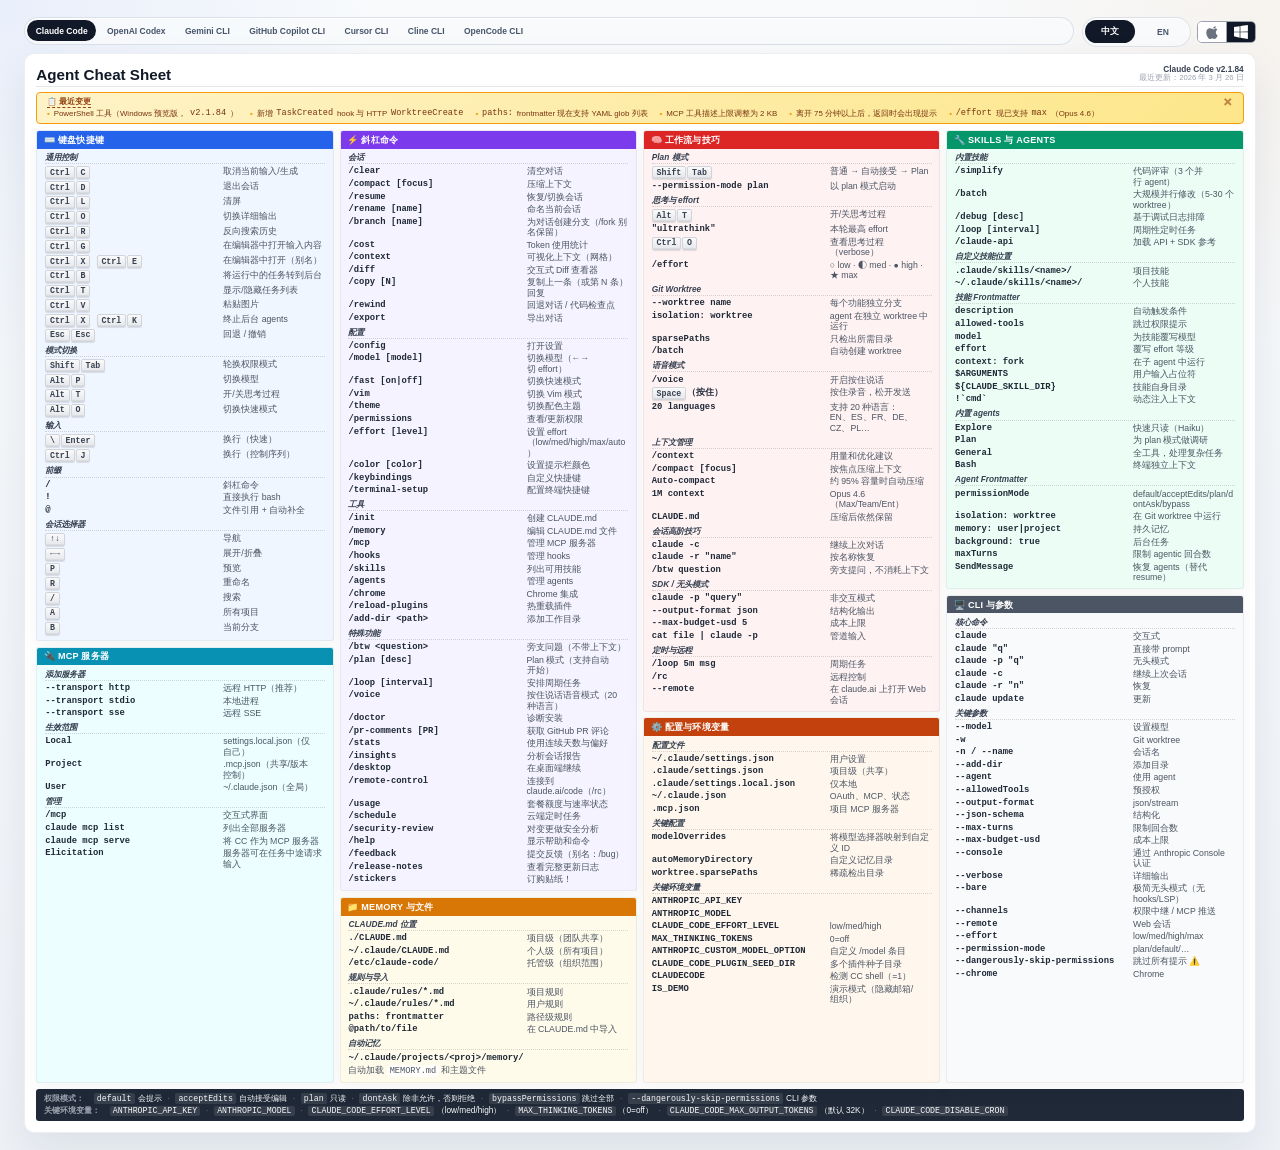
<file: index.html>
<!DOCTYPE html>
<html lang="zh-CN">
<head>
  <meta charset="UTF-8">
  <meta name="viewport" content="width=device-width, initial-scale=1.0">
  <meta name="description" content="Claude Code 中文速查表，面向中文开发者整理的快捷键、斜杠命令、CLI 参数、MCP、Memory、Skills、Agents 与环境变量参考。">
  <title>Agent Cheat Sheets</title>
  <link rel="icon" href="data:image/svg+xml,<svg xmlns='http://www.w3.org/2000/svg' viewBox='0 0 100 100'><text y='.9em' font-size='90'>⌨️</text></svg>">
  <link rel="stylesheet" href="./styles.css">
</head>
  <body class="app-shell" data-default-product="claude" data-browser-title="Agent Cheat Sheets" data-browser-title-mode="static">
    <div class="toolbar-shell">
      <div class="header-toolbar">
        <div class="mode-switch product-switch" id="productSwitch" aria-label="Cheat sheet">
          <button class="mode-btn" data-product="claude">Claude Code</button><button class="mode-btn" data-product="codex">OpenAI Codex</button><button class="mode-btn" data-product="gemini">Gemini CLI</button><button class="mode-btn" data-product="copilot">GitHub Copilot CLI</button><button class="mode-btn" data-product="cursor">Cursor CLI</button><button class="mode-btn" data-product="cline">Cline CLI</button><button class="mode-btn" data-product="opencode">OpenCode CLI</button>
        </div>
        <div class="toolbar-actions">
          <div class="mode-switch lang-switch" id="langSwitch" aria-label="Language">
            <button class="mode-btn active" data-lang="zh">中文</button>
            <button class="mode-btn" data-lang="en">EN</button>
          </div>

          <div class="os-toggle" id="osToggle" aria-label="Keyboard layout">
            <button class="os-btn active" data-os="mac" title="Mac shortcuts">
              <svg width="14" height="14" viewBox="0 0 814 1000" fill="currentColor" aria-hidden="true">
                <path d="M788.1 340.9c-5.8 4.5-108.2 62.2-108.2 190.5 0 148.4 130.3 200.9 134.2 202.2-.6 3.2-20.7 71.9-68.7 141.9-42.8 61.6-87.5 123.1-155.5 123.1s-85.5-39.5-164-39.5c-76.5 0-103.7 40.8-165.9 40.8s-105.6-57.8-155.5-127.4c-58.4-83-106.3-211.5-106.3-334.2 0-196.5 127.8-300.9 253.3-300.9 66.8 0 122.4 43.4 164.1 43.4 39.5 0 101.1-46 176.2-46 28.5 0 130.9 2.6 198.3 99.1zm-169.5-92.8c31.2-37 52.4-88.1 52.4-139.3 0-7.1-.6-14.3-1.9-20.1-50 1.6-109.2 33.3-145 75.1-25.8 29.3-52.4 79.8-52.4 131.6 0 7.8.6 15.6 1.3 18.2 2.6.6 6.4 1.3 10.3 1.3 44.7 0 101.1-30.5 135.3-66.8z"/>
              </svg>
            </button>
            <button class="os-btn" data-os="win" title="Windows shortcuts">
              <svg width="14" height="14" viewBox="0 0 88 88" fill="currentColor" aria-hidden="true">
                <path d="M0 12.402l35.687-4.86.016 34.423-35.67.203zm35.67 33.529l.028 34.453L.028 71.48l-.026-25.55zm4.326-39.025L87.314 0v41.527l-47.318.376zm47.329 39.349l-.011 41.34-47.318-6.678-.066-34.739z"/>
              </svg>
            </button>
          </div>
        </div>
      </div>
    </div>

    <div class="page">
      <header class="header header-app">
        <div class="header-body">
          <div class="title-stack">
            <h1 id="pageTitle">Claude Code 中文速查表</h1>
          </div>
          <div class="header-meta">
            <span class="version-info" id="versionInfo">Claude Code v2.1.84</span>
            <span class="last-updated" id="lastUpdated">最近更新：2026 年 3 月 26 日</span>
          </div>
        </div>
      </header>

    <div id="changelogRoot"></div>
    <main class="main-grid" id="mainGrid"></main>
    <footer class="footer" id="footerRoot"></footer>
  </div>

  <script id="appData" type="application/json">{"productOrder":["claude","codex","gemini","copilot","cursor","cline","opencode"],"products":{"claude":{"id":"claude","navLabel":"Claude Code","pageClass":"page-claude","title":"Claude Code 中文速查表","description":"Claude Code 中文速查表，面向中文开发者整理的快捷键、斜杠命令、CLI 参数、MCP、Memory、Skills、Agents 与环境变量参考。","versionInfo":"Claude Code v2.1.84","lastUpdated":"最近更新：2026 年 3 月 26 日","changelog":{"href":"https://code.claude.com/docs/en/changelog","label":"📋 最近变更","items":["PowerShell 工具（Windows 预览版，<code>v2.1.84<\/code>）","新增 <code>TaskCreated<\/code> hook 与 HTTP <code>WorktreeCreate<\/code>","<code>paths:<\/code> frontmatter 现在支持 YAML glob 列表","MCP 工具描述上限调整为 2 KB","离开 75 分钟以上后，返回时会出现提示","<code>/effort<\/code> 现已支持 <code>max<\/code>（Opus 4.6）"]},"columns":[{"className":"section-keyboard-mcp","sections":[{"className":"section-keyboard","header":"⌨️ 键盘快捷键","groups":[{"title":"通用控制","rows":[{"keyHtml":"<span class=\"keycap\">Ctrl<\/span><span class=\"keycap\">C<\/span>","descHtml":"取消当前输入/生成"},{"keyHtml":"<span class=\"keycap\">Ctrl<\/span><span class=\"keycap\">D<\/span>","descHtml":"退出会话"},{"keyHtml":"<span class=\"keycap\">Ctrl<\/span><span class=\"keycap\">L<\/span>","descHtml":"清屏"},{"keyHtml":"<span class=\"keycap\">Ctrl<\/span><span class=\"keycap\">O<\/span>","descHtml":"切换详细输出"},{"keyHtml":"<span class=\"keycap\">Ctrl<\/span><span class=\"keycap\">R<\/span>","descHtml":"反向搜索历史"},{"keyHtml":"<span class=\"keycap\">Ctrl<\/span><span class=\"keycap\">G<\/span>","descHtml":"在编辑器中打开输入内容"},{"keyHtml":"<span class=\"keycap\">Ctrl<\/span><span class=\"keycap\">X<\/span> <span class=\"keycap\">Ctrl<\/span><span class=\"keycap\">E<\/span>","descHtml":"在编辑器中打开（别名）<span class=\"badge-new\" data-added=\"2026-03-25\">NEW<\/span>"},{"keyHtml":"<span class=\"keycap\">Ctrl<\/span><span class=\"keycap\">B<\/span>","descHtml":"将运行中的任务转到后台"},{"keyHtml":"<span class=\"keycap\">Ctrl<\/span><span class=\"keycap\">T<\/span>","descHtml":"显示/隐藏任务列表"},{"keyHtml":"<span class=\"keycap\">Ctrl<\/span><span class=\"keycap\">V<\/span>","descHtml":"粘贴图片"},{"keyHtml":"<span class=\"keycap\">Ctrl<\/span><span class=\"keycap\">X<\/span> <span class=\"keycap\">Ctrl<\/span><span class=\"keycap\">K<\/span>","descHtml":"终止后台 agents<span class=\"badge-new\" data-added=\"2026-03-25\">NEW<\/span>"},{"keyHtml":"<span class=\"keycap\">Esc<\/span><span class=\"keycap\">Esc<\/span>","descHtml":"回退 / 撤销"}]},{"title":"模式切换","rows":[{"keyHtml":"<span class=\"keycap\">Shift<\/span><span class=\"keycap\">Tab<\/span>","descHtml":"轮换权限模式"},{"keyHtml":"<span class=\"keycap\">Alt<\/span><span class=\"keycap\">P<\/span>","descHtml":"切换模型"},{"keyHtml":"<span class=\"keycap\">Alt<\/span><span class=\"keycap\">T<\/span>","descHtml":"开/关思考过程"},{"keyHtml":"<span class=\"keycap\">Alt<\/span><span class=\"keycap\">O<\/span>","descHtml":"切换快速模式<span class=\"badge-new\" data-added=\"2026-03-26\">NEW<\/span>"}]},{"title":"输入","rows":[{"keyHtml":"<span class=\"keycap\">\\<\/span><span class=\"keycap\">Enter<\/span>","descHtml":"换行（快速）"},{"keyHtml":"<span class=\"keycap\">Ctrl<\/span><span class=\"keycap\">J<\/span>","descHtml":"换行（控制序列）"}]},{"title":"前缀","rows":[{"keyHtml":"/","descHtml":"斜杠命令"},{"keyHtml":"!","descHtml":"直接执行 bash"},{"keyHtml":"@","descHtml":"文件引用 + 自动补全"}]},{"title":"会话选择器","rows":[{"keyHtml":"<span class=\"keycap\">↑↓<\/span>","descHtml":"导航"},{"keyHtml":"<span class=\"keycap\">←→<\/span>","descHtml":"展开/折叠"},{"keyHtml":"<span class=\"keycap\">P<\/span>","descHtml":"预览"},{"keyHtml":"<span class=\"keycap\">R<\/span>","descHtml":"重命名"},{"keyHtml":"<span class=\"keycap\">/<\/span>","descHtml":"搜索"},{"keyHtml":"<span class=\"keycap\">A<\/span>","descHtml":"所有项目"},{"keyHtml":"<span class=\"keycap\">B<\/span>","descHtml":"当前分支"}]}]},{"className":"section-mcp","header":"🔌 MCP 服务器","groups":[{"title":"添加服务器","rows":[{"keyHtml":"--transport http","descHtml":"远程 HTTP（推荐）"},{"keyHtml":"--transport stdio","descHtml":"本地进程"},{"keyHtml":"--transport sse","descHtml":"远程 SSE"}]},{"title":"生效范围","rows":[{"keyHtml":"Local","descHtml":"settings.local.json（仅自己）"},{"keyHtml":"Project","descHtml":".mcp.json（共享/版本控制）"},{"keyHtml":"User","descHtml":"~/.claude.json（全局）"}]},{"title":"管理","rows":[{"keyHtml":"/mcp","descHtml":"交互式界面"},{"keyHtml":"claude mcp list","descHtml":"列出全部服务器"},{"keyHtml":"claude mcp serve","descHtml":"将 CC 作为 MCP 服务器"},{"keyHtml":"Elicitation","descHtml":"服务器可在任务中途请求输入<span class=\"badge-new\" data-added=\"2026-03-23\">NEW<\/span>"}]}]}]},{"className":"section-slash-memory","sections":[{"className":"section-slash","header":"⚡ 斜杠命令","groups":[{"title":"会话","rows":[{"keyHtml":"/clear","descHtml":"清空对话"},{"keyHtml":"/compact [focus]","descHtml":"压缩上下文"},{"keyHtml":"/resume","descHtml":"恢复/切换会话"},{"keyHtml":"/rename [name]","descHtml":"命名当前会话"},{"keyHtml":"/branch [name]","descHtml":"为对话创建分支（/fork 别名保留）"},{"keyHtml":"/cost","descHtml":"Token 使用统计"},{"keyHtml":"/context","descHtml":"可视化上下文（网格）"},{"keyHtml":"/diff","descHtml":"交互式 Diff 查看器"},{"keyHtml":"/copy [N]","descHtml":"复制上一条（或第 N 条）回复"},{"keyHtml":"/rewind","descHtml":"回退对话 / 代码检查点"},{"keyHtml":"/export","descHtml":"导出对话"}]},{"title":"配置","rows":[{"keyHtml":"/config","descHtml":"打开设置"},{"keyHtml":"/model [model]","descHtml":"切换模型（←→ 切 effort）"},{"keyHtml":"/fast [on|off]","descHtml":"切换快速模式"},{"keyHtml":"/vim","descHtml":"切换 Vim 模式"},{"keyHtml":"/theme","descHtml":"切换配色主题"},{"keyHtml":"/permissions","descHtml":"查看/更新权限"},{"keyHtml":"/effort [level]","descHtml":"设置 effort（low/med/high/max/auto）<span class=\"badge-new\" data-added=\"2026-03-23\">NEW<\/span>"},{"keyHtml":"/color [color]","descHtml":"设置提示栏颜色"},{"keyHtml":"/keybindings","descHtml":"自定义快捷键"},{"keyHtml":"/terminal-setup","descHtml":"配置终端快捷键"}]},{"title":"工具","rows":[{"keyHtml":"/init","descHtml":"创建 CLAUDE.md"},{"keyHtml":"/memory","descHtml":"编辑 CLAUDE.md 文件"},{"keyHtml":"/mcp","descHtml":"管理 MCP 服务器"},{"keyHtml":"/hooks","descHtml":"管理 hooks"},{"keyHtml":"/skills","descHtml":"列出可用技能"},{"keyHtml":"/agents","descHtml":"管理 agents"},{"keyHtml":"/chrome","descHtml":"Chrome 集成"},{"keyHtml":"/reload-plugins","descHtml":"热重载插件"},{"keyHtml":"/add-dir &lt;path&gt;","descHtml":"添加工作目录"}]},{"title":"特殊功能","rows":[{"keyHtml":"/btw &lt;question&gt;","descHtml":"旁支问题（不带上下文）"},{"keyHtml":"/plan [desc]","descHtml":"Plan 模式（支持自动开始）"},{"keyHtml":"/loop [interval]","descHtml":"安排周期任务"},{"keyHtml":"/voice","descHtml":"按住说话语音模式（20 种语言）"},{"keyHtml":"/doctor","descHtml":"诊断安装"},{"keyHtml":"/pr-comments [PR]","descHtml":"获取 GitHub PR 评论"},{"keyHtml":"/stats","descHtml":"使用连续天数与偏好"},{"keyHtml":"/insights","descHtml":"分析会话报告"},{"keyHtml":"/desktop","descHtml":"在桌面端继续"},{"keyHtml":"/remote-control","descHtml":"连接到 claude.ai/code（/rc）<span class=\"badge-new\" data-added=\"2026-03-23\">NEW<\/span>"},{"keyHtml":"/usage","descHtml":"套餐额度与速率状态"},{"keyHtml":"/schedule","descHtml":"云端定时任务"},{"keyHtml":"/security-review","descHtml":"对变更做安全分析"},{"keyHtml":"/help","descHtml":"显示帮助和命令"},{"keyHtml":"/feedback","descHtml":"提交反馈（别名：/bug）"},{"keyHtml":"/release-notes","descHtml":"查看完整更新日志"},{"keyHtml":"/stickers","descHtml":"订购贴纸！"}]}]},{"className":"section-memory","header":"📁 Memory 与文件","groups":[{"title":"CLAUDE.md 位置","rows":[{"keyHtml":"./CLAUDE.md","descHtml":"项目级（团队共享）"},{"keyHtml":"~/.claude/CLAUDE.md","descHtml":"个人级（所有项目）"},{"keyHtml":"/etc/claude-code/","descHtml":"托管级（组织范围）"}]},{"title":"规则与导入","rows":[{"keyHtml":".claude/rules/*.md","descHtml":"项目规则"},{"keyHtml":"~/.claude/rules/*.md","descHtml":"用户规则"},{"keyHtml":"paths: frontmatter","descHtml":"路径级规则"},{"keyHtml":"@path/to/file","descHtml":"在 CLAUDE.md 中导入"}]},{"title":"自动记忆","rows":[{"keyHtml":"~/.claude/projects/&lt;proj&gt;/memory/"},{"descHtml":"自动加载 <code>MEMORY.md<\/code> 和主题文件"}]}]}]},{"className":"section-workflows-config","sections":[{"className":"section-workflows","header":"🧠 工作流与技巧","groups":[{"title":"Plan 模式","rows":[{"keyHtml":"<span class=\"keycap\">Shift<\/span><span class=\"keycap\">Tab<\/span>","descHtml":"普通 → 自动接受 → Plan"},{"keyHtml":"--permission-mode plan","descHtml":"以 plan 模式启动"}]},{"title":"思考与 effort","rows":[{"keyHtml":"<span class=\"keycap\">Alt<\/span><span class=\"keycap\">T<\/span>","descHtml":"开/关思考过程"},{"keyHtml":"\"ultrathink\"","descHtml":"本轮最高 effort"},{"keyHtml":"<span class=\"keycap\">Ctrl<\/span><span class=\"keycap\">O<\/span>","descHtml":"查看思考过程（verbose）"},{"keyHtml":"/effort","descHtml":"○ low · ◐ med · ● high · ★ max"}]},{"title":"Git Worktree","rows":[{"keyHtml":"--worktree name","descHtml":"每个功能独立分支"},{"keyHtml":"isolation: worktree","descHtml":"agent 在独立 worktree 中运行"},{"keyHtml":"sparsePaths","descHtml":"只检出所需目录<span class=\"badge-new\" data-added=\"2026-03-23\">NEW<\/span>"},{"keyHtml":"/batch","descHtml":"自动创建 worktree"}]},{"title":"语音模式","rows":[{"keyHtml":"/voice","descHtml":"开启按住说话"},{"keyHtml":"<span class=\"keycap\">Space<\/span>（按住）","descHtml":"按住录音，松开发送"},{"keyHtml":"20 languages","descHtml":"支持 20 种语言：EN、ES、FR、DE、CZ、PL…"}]},{"title":"上下文管理","rows":[{"keyHtml":"/context","descHtml":"用量和优化建议"},{"keyHtml":"/compact [focus]","descHtml":"按焦点压缩上下文"},{"keyHtml":"Auto-compact","descHtml":"约 95% 容量时自动压缩"},{"keyHtml":"1M context","descHtml":"Opus 4.6（Max/Team/Ent）"},{"keyHtml":"CLAUDE.md","descHtml":"压缩后依然保留"}]},{"title":"会话高阶技巧","rows":[{"keyHtml":"claude -c","descHtml":"继续上次对话"},{"keyHtml":"claude -r \"name\"","descHtml":"按名称恢复"},{"keyHtml":"/btw question","descHtml":"旁支提问，不消耗上下文"}]},{"title":"SDK / 无头模式","rows":[{"keyHtml":"claude -p \"query\"","descHtml":"非交互模式"},{"keyHtml":"--output-format json","descHtml":"结构化输出"},{"keyHtml":"--max-budget-usd 5","descHtml":"成本上限"},{"keyHtml":"cat file | claude -p","descHtml":"管道输入"}]},{"title":"定时与远程","rows":[{"keyHtml":"/loop 5m msg","descHtml":"周期任务"},{"keyHtml":"/rc","descHtml":"远程控制"},{"keyHtml":"--remote","descHtml":"在 claude.ai 上打开 Web 会话"}]}]},{"className":"section-config","header":"⚙️ 配置与环境变量","groups":[{"title":"配置文件","rows":[{"keyHtml":"~/.claude/settings.json","descHtml":"用户设置"},{"keyHtml":".claude/settings.json","descHtml":"项目级（共享）"},{"keyHtml":".claude/settings.local.json","descHtml":"仅本地"},{"keyHtml":"~/.claude.json","descHtml":"OAuth、MCP、状态"},{"keyHtml":".mcp.json","descHtml":"项目 MCP 服务器"}]},{"title":"关键配置","rows":[{"keyHtml":"modelOverrides","descHtml":"将模型选择器映射到自定义 ID"},{"keyHtml":"autoMemoryDirectory","descHtml":"自定义记忆目录"},{"keyHtml":"worktree.sparsePaths","descHtml":"稀疏检出目录<span class=\"badge-new\" data-added=\"2026-03-23\">NEW<\/span>"}]},{"title":"关键环境变量","rows":[{"keyHtml":"ANTHROPIC_API_KEY"},{"keyHtml":"ANTHROPIC_MODEL"},{"keyHtml":"CLAUDE_CODE_EFFORT_LEVEL","descHtml":"low/med/high"},{"keyHtml":"MAX_THINKING_TOKENS","descHtml":"0=off"},{"keyHtml":"ANTHROPIC_CUSTOM_MODEL_OPTION","descHtml":"自定义 /model 条目"},{"keyHtml":"CLAUDE_CODE_PLUGIN_SEED_DIR","descHtml":"多个插件种子目录"},{"keyHtml":"CLAUDECODE","descHtml":"检测 CC shell（=1）"},{"keyHtml":"IS_DEMO","descHtml":"演示模式（隐藏邮箱/组织）"}]}]}]},{"className":"section-skills-cli","sections":[{"className":"section-skills","header":"🔧 Skills 与 Agents","groups":[{"title":"内置技能","rows":[{"keyHtml":"/simplify","descHtml":"代码评审（3 个并行 agent）"},{"keyHtml":"/batch","descHtml":"大规模并行修改（5-30 个 worktree）"},{"keyHtml":"/debug [desc]","descHtml":"基于调试日志排障"},{"keyHtml":"/loop [interval]","descHtml":"周期性定时任务"},{"keyHtml":"/claude-api","descHtml":"加载 API + SDK 参考"}]},{"title":"自定义技能位置","rows":[{"keyHtml":".claude/skills/&lt;name&gt;/","descHtml":"项目技能"},{"keyHtml":"~/.claude/skills/&lt;name&gt;/","descHtml":"个人技能"}]},{"title":"技能 Frontmatter","rows":[{"keyHtml":"description","descHtml":"自动触发条件"},{"keyHtml":"allowed-tools","descHtml":"跳过权限提示"},{"keyHtml":"model","descHtml":"为技能覆写模型"},{"keyHtml":"effort","descHtml":"覆写 effort 等级<span class=\"badge-new\" data-added=\"2026-03-23\">NEW<\/span>"},{"keyHtml":"context: fork","descHtml":"在子 agent 中运行"},{"keyHtml":"$ARGUMENTS","descHtml":"用户输入占位符"},{"keyHtml":"${CLAUDE_SKILL_DIR}","descHtml":"技能自身目录"},{"keyHtml":"!`cmd`","descHtml":"动态注入上下文"}]},{"title":"内置 agents","rows":[{"keyHtml":"Explore","descHtml":"快速只读（Haiku）"},{"keyHtml":"Plan","descHtml":"为 plan 模式做调研"},{"keyHtml":"General","descHtml":"全工具，处理复杂任务"},{"keyHtml":"Bash","descHtml":"终端独立上下文"}]},{"title":"Agent Frontmatter","rows":[{"keyHtml":"permissionMode","descHtml":"default/acceptEdits/plan/dontAsk/bypass"},{"keyHtml":"isolation: worktree","descHtml":"在 Git worktree 中运行"},{"keyHtml":"memory: user|project","descHtml":"持久记忆"},{"keyHtml":"background: true","descHtml":"后台任务"},{"keyHtml":"maxTurns","descHtml":"限制 agentic 回合数"},{"keyHtml":"SendMessage","descHtml":"恢复 agents（替代 resume）<span class=\"badge-new\" data-added=\"2026-03-23\">NEW<\/span>"}]}]},{"className":"section-cli","header":"🖥️ CLI 与参数","groups":[{"title":"核心命令","rows":[{"keyHtml":"claude","descHtml":"交互式"},{"keyHtml":"claude \"q\"","descHtml":"直接带 prompt"},{"keyHtml":"claude -p \"q\"","descHtml":"无头模式"},{"keyHtml":"claude -c","descHtml":"继续上次会话"},{"keyHtml":"claude -r \"n\"","descHtml":"恢复"},{"keyHtml":"claude update","descHtml":"更新"}]},{"title":"关键参数","rows":[{"keyHtml":"--model","descHtml":"设置模型"},{"keyHtml":"-w","descHtml":"Git worktree"},{"keyHtml":"-n / --name","descHtml":"会话名"},{"keyHtml":"--add-dir","descHtml":"添加目录"},{"keyHtml":"--agent","descHtml":"使用 agent"},{"keyHtml":"--allowedTools","descHtml":"预授权"},{"keyHtml":"--output-format","descHtml":"json/stream"},{"keyHtml":"--json-schema","descHtml":"结构化"},{"keyHtml":"--max-turns","descHtml":"限制回合数"},{"keyHtml":"--max-budget-usd","descHtml":"成本上限"},{"keyHtml":"--console","descHtml":"通过 Anthropic Console 认证"},{"keyHtml":"--verbose","descHtml":"详细输出"},{"keyHtml":"--bare","descHtml":"极简无头模式（无 hooks/LSP）<span class=\"badge-new\" data-added=\"2026-03-23\">NEW<\/span>"},{"keyHtml":"--channels","descHtml":"权限中继 / MCP 推送<span class=\"badge-new\" data-added=\"2026-03-23\">NEW<\/span>"},{"keyHtml":"--remote","descHtml":"Web 会话"},{"keyHtml":"--effort","descHtml":"low/med/high/max"},{"keyHtml":"--permission-mode","descHtml":"plan/default/…"},{"keyHtml":"--dangerously-skip-permissions","descHtml":"跳过所有提示 ⚠️"},{"keyHtml":"--chrome","descHtml":"Chrome"}]}]}]}],"footer":{"rows":[{"html":"<span class=\"footer-label\">权限模式：<\/span>\n        <span class=\"footer-item\"><code>default<\/code> 会提示<\/span>\n        <span class=\"footer-sep\">·<\/span>\n        <span class=\"footer-item\"><code>acceptEdits<\/code> 自动接受编辑<\/span>\n        <span class=\"footer-sep\">·<\/span>\n        <span class=\"footer-item\"><code>plan<\/code> 只读<\/span>\n        <span class=\"footer-sep\">·<\/span>\n        <span class=\"footer-item\"><code>dontAsk<\/code> 除非允许，否则拒绝<\/span>\n        <span class=\"footer-sep\">·<\/span>\n        <span class=\"footer-item\"><code>bypassPermissions<\/code> 跳过全部<\/span>\n        <span class=\"footer-sep\">·<\/span>\n        <span class=\"footer-item\"><code>--dangerously-skip-permissions<\/code> CLI 参数<\/span>"},{"html":"<span class=\"footer-label\">关键环境变量：<\/span>\n        <span class=\"footer-item\"><code>ANTHROPIC_API_KEY<\/code><\/span>\n        <span class=\"footer-sep\">·<\/span>\n        <span class=\"footer-item\"><code>ANTHROPIC_MODEL<\/code><\/span>\n        <span class=\"footer-sep\">·<\/span>\n        <span class=\"footer-item\"><code>CLAUDE_CODE_EFFORT_LEVEL<\/code>（low/med/high）<\/span>\n        <span class=\"footer-sep\">·<\/span>\n        <span class=\"footer-item\"><code>MAX_THINKING_TOKENS<\/code>（0=off）<\/span>\n        <span class=\"footer-sep\">·<\/span>\n        <span class=\"footer-item\"><code>CLAUDE_CODE_MAX_OUTPUT_TOKENS<\/code>（默认 32K）<\/span>\n        <span class=\"footer-sep\">·<\/span>\n        <span class=\"footer-item\"><code>CLAUDE_CODE_DISABLE_CRON<\/code><\/span>"}]}},"codex":{"id":"codex","navLabel":"OpenAI Codex","pageClass":"page-codex","title":"OpenAI Codex 中文速查表","description":"OpenAI Codex 中文速查表，汇总 Codex CLI/TUI 的快捷键、Slash Commands、CLI 参数、沙箱审批、配置文件与 MCP 参考。","versionInfo":"OpenAI Codex CLI / TUI","lastUpdated":"资料核对：2026 年 3 月 27 日","changelog":{"href":"https://developers.openai.com/codex/cli","label":"📋 资料来源","items":["基于 OpenAI Codex 官方文档与本机 <code>codex --help<\/code> 整理","覆盖 CLI / TUI、Slash Commands、审批与沙箱、MCP、配置文件","保留命令与参数原文，功能说明做中文本地化改写","适合快速扫读、项目内贴墙、A4 横向打印"]},"columns":[{"className":"section-keyboard-mcp","sections":[{"className":"section-keyboard","header":"⌨️ 交互与快捷键","groups":[{"title":"Terminal UI","rows":[{"keyHtml":"<span class=\"keycap\">Ctrl<\/span><span class=\"keycap\">C<\/span>","descHtml":"结束交互式会话（文档等价于 <code>/exit<\/code>）"},{"keyHtml":"<span class=\"keycap\">Ctrl<\/span><span class=\"keycap\">L<\/span>","descHtml":"清空终端视图，不新建会话"},{"keyHtml":"<span class=\"keycap\">Ctrl<\/span><span class=\"keycap\">G<\/span>","descHtml":"用 <code>VISUAL<\/code>/<code>EDITOR<\/code> 打开提示编辑器"},{"keyHtml":"<span class=\"keycap\">↑↓<\/span>","descHtml":"浏览草稿历史"},{"keyHtml":"<span class=\"keycap\">Enter<\/span>","descHtml":"发送；任务运行中可插入补充指令"},{"keyHtml":"<span class=\"keycap\">Tab<\/span>","descHtml":"把下一条跟进提示排队到本轮之后"},{"keyHtml":"<span class=\"keycap\">Esc<\/span><span class=\"keycap\">Esc<\/span>","descHtml":"输入框为空时编辑上一条消息；继续 <code>Esc<\/code> 向前回溯"}]},{"title":"输入前缀","rows":[{"keyHtml":"/","descHtml":"打开 slash popup / 运行 slash command"},{"keyHtml":"@","descHtml":"模糊搜索工作区文件并插入路径"},{"keyHtml":"!","descHtml":"直接执行本地 shell 命令"}]},{"title":"会话恢复","rows":[{"keyHtml":"codex resume","descHtml":"打开最近交互会话选择器"},{"keyHtml":"<span class=\"keycap\">Enter<\/span>","descHtml":"在恢复选择器中重开高亮会话"},{"keyHtml":"--last","descHtml":"跳过 picker，直接继续最近一次"},{"keyHtml":"--all","descHtml":"跨工作目录显示全部历史会话"}]}]},{"className":"section-mcp","header":"🔌 MCP 与外部工具","groups":[{"title":"支持类型","rows":[{"keyHtml":"STDIO","descHtml":"本地进程型 MCP 服务器"},{"keyHtml":"HTTP","descHtml":"Streamable HTTP 服务器"},{"keyHtml":"Bearer","descHtml":"Bearer Token 鉴权"},{"keyHtml":"OAuth","descHtml":"支持 <code>codex mcp login<\/code> 的服务器可直接登录"}]},{"title":"CLI 管理","rows":[{"keyHtml":"codex mcp list","descHtml":"列出已配置服务器"},{"keyHtml":"codex mcp get","descHtml":"查看单个服务器详情"},{"keyHtml":"codex mcp add","descHtml":"添加 MCP 服务器"},{"keyHtml":"codex mcp remove","descHtml":"删除服务器"},{"keyHtml":"codex mcp login/logout","descHtml":"处理 OAuth 登录状态"},{"keyHtml":"/mcp","descHtml":"在 TUI 中查看当前激活的 MCP"}]},{"title":"关键配置","rows":[{"keyHtml":"[mcp_servers.&lt;name&gt;]","descHtml":"每个服务器一个 table"},{"keyHtml":"command / args / env","descHtml":"STDIO 服务器常用字段"},{"keyHtml":"url / bearer_token_env_var","descHtml":"HTTP 服务器常用字段"},{"keyHtml":"enabled_tools","descHtml":"工具白名单"},{"keyHtml":"disabled_tools","descHtml":"工具黑名单（后应用）"},{"keyHtml":"startup_timeout_sec","descHtml":"启动超时，默认 10 秒"},{"keyHtml":"tool_timeout_sec","descHtml":"工具执行超时，默认 60 秒"}]}]}]},{"className":"section-slash-memory","sections":[{"className":"section-slash","header":"⚡ Slash Commands","groups":[{"title":"会话控制","rows":[{"keyHtml":"/clear","descHtml":"清屏并开始新对话"},{"keyHtml":"/new","descHtml":"同一 CLI 内开启全新会话"},{"keyHtml":"/compact","descHtml":"压缩当前可见会话，回收上下文"},{"keyHtml":"/copy","descHtml":"复制最近一次已完成输出"},{"keyHtml":"/status","descHtml":"查看模型、审批、可写目录、上下文"},{"keyHtml":"/statusline","descHtml":"配置底部状态栏字段"},{"keyHtml":"/theme","descHtml":"预览并保存 TUI 主题"},{"keyHtml":"/exit","descHtml":"退出 CLI（同 <code>/quit<\/code>）"}]},{"title":"模型与风格","rows":[{"keyHtml":"/model","descHtml":"切换模型与可用 reasoning effort"},{"keyHtml":"/fast","descHtml":"切换 Fast mode / 查询状态"},{"keyHtml":"/personality","descHtml":"切换回复风格：friendly / pragmatic / none"},{"keyHtml":"/plan","descHtml":"切入 plan mode，可直接带提示词"},{"keyHtml":"/permissions","descHtml":"更新审批预设与权限策略"}]},{"title":"工作区与工具","rows":[{"keyHtml":"/diff","descHtml":"查看 Git diff，包括未跟踪文件"},{"keyHtml":"/review","descHtml":"让 Codex 审查当前 working tree"},{"keyHtml":"/mention","descHtml":"把文件或目录附到当前对话"},{"keyHtml":"/mcp","descHtml":"查看可用 MCP 工具"},{"keyHtml":"/apps","descHtml":"浏览 connectors / apps 并插入到提示中"},{"keyHtml":"/init","descHtml":"生成当前目录的 <code>AGENTS.md<\/code>"},{"keyHtml":"/logout","descHtml":"退出当前登录状态"}]},{"title":"线程与实验特性","rows":[{"keyHtml":"/agent","descHtml":"切换活动 agent 线程"},{"keyHtml":"/fork","descHtml":"从当前会话分叉出新线程"},{"keyHtml":"/resume","descHtml":"从历史会话列表中恢复线程"},{"keyHtml":"/ps","descHtml":"查看实验性后台终端及输出"},{"keyHtml":"/experimental","descHtml":"开关实验特性"},{"keyHtml":"/debug-config","descHtml":"打印配置层与约束诊断"},{"keyHtml":"/sandbox-add-read-dir","descHtml":"仅 Windows：给额外目录补只读权限"},{"keyHtml":"/feedback","descHtml":"把日志发给 Codex 维护者"}]}]},{"className":"section-memory","header":"📁 配置与规则","groups":[{"title":"配置文件位置","rows":[{"keyHtml":"~/.codex/config.toml","descHtml":"用户级默认配置"},{"keyHtml":".codex/config.toml","descHtml":"项目级覆盖（仅受信项目）"},{"keyHtml":"/etc/codex/config.toml","descHtml":"系统级配置"},{"keyHtml":"AGENTS.md","descHtml":"项目持久指令文件"},{"keyHtml":"requirements.toml","descHtml":"管理员强制约束安全敏感设置"}]},{"title":"优先级","rows":[{"keyHtml":"CLI flags / --config","descHtml":"最高优先级"},{"keyHtml":"--profile &lt;name&gt;","descHtml":"按 profile 覆盖默认值"},{"keyHtml":"project config","descHtml":"从项目根到当前目录逐层覆盖"},{"keyHtml":"user / system / built-in","descHtml":"用户、系统、内置默认"}]},{"title":"常用键","rows":[{"keyHtml":"model","descHtml":"默认模型，例如 <code>gpt-5-codex<\/code>"},{"keyHtml":"model_reasoning_effort","descHtml":"minimal / low / medium / high / xhigh"},{"keyHtml":"model_reasoning_summary","descHtml":"auto / concise / detailed / none"},{"keyHtml":"service_tier","descHtml":"新回合偏好：<code>fast<\/code> / <code>flex<\/code>"},{"keyHtml":"approval_policy","descHtml":"审批策略"},{"keyHtml":"approval_policy.granular.*","descHtml":"按类别细化审批，属于配置层能力"},{"keyHtml":"sandbox_mode","descHtml":"沙箱级别"},{"keyHtml":"web_search","descHtml":"cached / live / disabled"},{"keyHtml":"[features]","descHtml":"可选与实验功能开关"},{"keyHtml":"projects.&lt;path&gt;.trust_level","descHtml":"标记 trusted / untrusted 项目"}]}]}]},{"className":"section-workflows-config","sections":[{"className":"section-workflows","header":"🧠 工作流与自动化","groups":[{"title":"交互式工作流","rows":[{"keyHtml":"codex","descHtml":"启动交互式 TUI"},{"keyHtml":"codex \"prompt\"","descHtml":"带首条提示直接进入会话"},{"keyHtml":"-i / --image &lt;file&gt;","descHtml":"附加截图、设计稿或图像"},{"keyHtml":"--no-alt-screen","descHtml":"内联模式运行，保留滚动历史"}]},{"title":"恢复与分叉","rows":[{"keyHtml":"codex resume","descHtml":"恢复之前的交互会话"},{"keyHtml":"codex resume --last","descHtml":"直接继续最近一次"},{"keyHtml":"codex fork","descHtml":"从历史会话分叉新线程"},{"keyHtml":"~/.codex/sessions/","descHtml":"本地会话存档目录"}]},{"title":"自动化","rows":[{"keyHtml":"codex exec \"prompt\"","descHtml":"非交互模式运行"},{"keyHtml":"codex exec resume --last","descHtml":"续跑最近一次自动化任务"},{"keyHtml":"--json","descHtml":"把事件流输出为 JSONL"},{"keyHtml":"-o reply.txt","descHtml":"写出最后一条消息"},{"keyHtml":"--output-schema schema.json","descHtml":"约束最终响应形状"},{"keyHtml":"--ephemeral","descHtml":"不把 session 文件落盘"}]},{"title":"评审与云端任务","rows":[{"keyHtml":"codex review","descHtml":"用独立 Codex agent 做代码评审"},{"keyHtml":"codex cloud","descHtml":"浏览 Codex Cloud 任务"},{"keyHtml":"codex cloud exec --env ENV_ID","descHtml":"直接提交云端任务","compact":true},{"keyHtml":"--attempts 3","descHtml":"向云端请求 best-of-N 尝试"}]}]},{"className":"section-config","header":"⚙️ 沙箱与审批","groups":[{"title":"审批策略","rows":[{"keyHtml":"on-request","descHtml":"由 Codex 判断何时向你申请"},{"keyHtml":"untrusted","descHtml":"仅可信读操作自动放行"},{"keyHtml":"never","descHtml":"从不弹审批，失败直接返回"},{"keyHtml":"on-failure","descHtml":"旧值，已废弃；文档建议改用上面两类"}]},{"title":"沙箱模式","rows":[{"keyHtml":"read-only","descHtml":"只读问答 / 浏览代码"},{"keyHtml":"workspace-write","descHtml":"可读写工作区，可按需放网络"},{"keyHtml":"danger-full-access","descHtml":"不受沙箱限制，高风险"},{"keyHtml":"sandbox_workspace_write.network_access","descHtml":"为 workspace-write 单独开外网"},{"keyHtml":"sandbox_workspace_write.writable_roots","descHtml":"补充额外可写目录"}]},{"title":"常见组合","rows":[{"keyHtml":"--full-auto","descHtml":"<code>workspace-write<\/code> + <code>on-request<\/code>"},{"keyHtml":"--sandbox read-only --ask-for-approval on-request","descHtml":"安全只读浏览","compact":true},{"keyHtml":"--sandbox read-only -a never","descHtml":"CI / 静默只读"},{"keyHtml":"--sandbox workspace-write -a untrusted","descHtml":"自动改文件，但命令更谨慎","compact":true},{"keyHtml":"--dangerously-bypass-approvals-and-sandbox / --yolo","descHtml":"仅限外部已隔离环境","compact":true},{"keyHtml":"codex sandbox linux|macos|windows","descHtml":"按平台手动验证 Codex 沙箱","compact":true}]}]}]},{"className":"section-skills-cli","sections":[{"className":"section-skills","header":"🧩 客户端与模型","groups":[{"title":"客户端","rows":[{"keyHtml":"CLI","descHtml":"本地终端里的 Codex 代理"},{"keyHtml":"IDE extension","descHtml":"VS Code / Cursor / Windsurf"},{"keyHtml":"JetBrains","descHtml":"Rider / IntelliJ / PyCharm / WebStorm"},{"keyHtml":"Web / App","descHtml":"云端任务、环境与并行 agent"},{"keyHtml":"GitHub","descHtml":"PR 评审与远程工作流"},{"keyHtml":"Slack / Linear","descHtml":"聊天与工单集成"}]},{"title":"模型控制","rows":[{"keyHtml":"gpt-5.4","descHtml":"官方文档当前推荐的 Codex 默认首选"},{"keyHtml":"gpt-5.3-codex","descHtml":"Codex 家族编码模型，可在支持账号中切换"},{"keyHtml":"gpt-5-codex","descHtml":"命令行文档中的模型示例值"},{"keyHtml":"gpt-4.1-mini","descHtml":"slash command 文档示例中的轻量模型"},{"keyHtml":"/model","descHtml":"在会话内切换模型和 reasoning effort"},{"keyHtml":"service_tier","descHtml":"<code>fast<\/code> / <code>flex<\/code> 服务层偏好"}]},{"title":"功能开关","rows":[{"keyHtml":"codex features list","descHtml":"查看已知 feature flag 与状态"},{"keyHtml":"codex features enable &lt;name&gt;","descHtml":"在配置中开启 feature"},{"keyHtml":"codex features disable &lt;name&gt;","descHtml":"关闭 feature"},{"keyHtml":"/experimental","descHtml":"在 TUI 内切换实验特性"},{"keyHtml":"web_search","descHtml":"cached / live / disabled"}]}]},{"className":"section-cli","header":"🖥️ CLI 与参数","groups":[{"title":"核心命令","rows":[{"keyHtml":"codex","descHtml":"交互式 TUI"},{"keyHtml":"codex exec","descHtml":"非交互模式执行"},{"keyHtml":"codex review","descHtml":"代码评审"},{"keyHtml":"codex login / logout","descHtml":"管理登录状态"},{"keyHtml":"codex resume / fork","descHtml":"恢复或分叉会话"},{"keyHtml":"codex cloud","descHtml":"浏览与提交云端任务"},{"keyHtml":"codex mcp","descHtml":"管理 MCP 服务器"},{"keyHtml":"codex sandbox","descHtml":"测试平台沙箱"},{"keyHtml":"codex features","descHtml":"查看和切换 feature flags"}]},{"title":"常用参数","rows":[{"keyHtml":"-m / --model","descHtml":"选择模型"},{"keyHtml":"-p / --profile","descHtml":"使用配置 profile"},{"keyHtml":"-C / --cd","descHtml":"指定工作根目录"},{"keyHtml":"--add-dir","descHtml":"附加可写目录"},{"keyHtml":"--search","descHtml":"开启 live web search"},{"keyHtml":"-s / --sandbox","descHtml":"read-only / workspace-write / danger-full-access"},{"keyHtml":"-a / --ask-for-approval","descHtml":"untrusted / on-request / never"},{"keyHtml":"--full-auto","descHtml":"低摩擦自动执行预设"},{"keyHtml":"--dangerously-bypass-approvals-and-sandbox","descHtml":"关闭审批与沙箱（高风险）","compact":true},{"keyHtml":"--oss / --local-provider","descHtml":"切到本地 OSS provider"}]},{"title":"exec 专用","rows":[{"keyHtml":"--json","descHtml":"输出 JSONL 事件"},{"keyHtml":"-o / --output-last-message","descHtml":"写出最后一条回复"},{"keyHtml":"--output-schema","descHtml":"限制最终输出结构"},{"keyHtml":"--skip-git-repo-check","descHtml":"允许仓库外运行"},{"keyHtml":"--ephemeral","descHtml":"不持久化 session"},{"keyHtml":"--color always|never|auto","descHtml":"控制颜色输出"}]}]}]}],"footer":{"rows":[{"html":"<span class=\"footer-label\">审批与沙箱：<\/span>\n        <span class=\"footer-item\"><code>on-request<\/code> 智能申请<\/span>\n        <span class=\"footer-sep\">·<\/span>\n        <span class=\"footer-item\"><code>untrusted<\/code> 仅可信读操作自动放行<\/span>\n        <span class=\"footer-sep\">·<\/span>\n        <span class=\"footer-item\"><code>never<\/code> 从不弹审批<\/span>\n        <span class=\"footer-sep\">·<\/span>\n        <span class=\"footer-item\"><code>--full-auto<\/code> workspace-write + on-request<\/span>\n        <span class=\"footer-sep\">·<\/span>\n        <span class=\"footer-item\"><code>--yolo<\/code> 全放开，高风险<\/span>"},{"html":"<span class=\"footer-label\">关键文件 / 环境：<\/span>\n        <span class=\"footer-item\"><code>~/.codex/config.toml<\/code><\/span>\n        <span class=\"footer-sep\">·<\/span>\n        <span class=\"footer-item\"><code>.codex/config.toml<\/code><\/span>\n        <span class=\"footer-sep\">·<\/span>\n        <span class=\"footer-item\"><code>AGENTS.md<\/code><\/span>\n        <span class=\"footer-sep\">·<\/span>\n        <span class=\"footer-item\"><code>VISUAL<\/code><\/span>\n        <span class=\"footer-sep\">·<\/span>\n        <span class=\"footer-item\"><code>EDITOR<\/code><\/span>\n        <span class=\"footer-sep\">·<\/span>\n        <span class=\"footer-item\"><code>OPENAI_API_KEY<\/code>（可选 API key 登录）<\/span>"}]}},"gemini":{"id":"gemini","navLabel":"Gemini CLI","pageClass":"page-gemini","title":{"zh":"Gemini CLI 中文速查表","en":"Gemini CLI Cheat Sheet"},"description":{"zh":"Gemini CLI 中文速查表，整理交互模式、REPL 命令、MCP、扩展、配置文件与常用环境变量。","en":"Gemini CLI cheat sheet covering interactive flows, REPL commands, MCP, extensions, configuration files, and common environment variables."},"versionInfo":{"zh":"Google Gemini CLI","en":"Google Gemini CLI"},"lastUpdated":{"zh":"资料核对：2026 年 3 月 30 日","en":"Verified: March 30, 2026"},"changelog":{"href":"https://geminicli.com/docs/","label":{"zh":"📋 资料来源","en":"📋 Sources"},"items":[{"zh":"基于 Gemini CLI 官方文档、CLI cheatsheet、settings 与 configuration 页面整理","en":"Compiled from the official Gemini CLI docs, CLI cheatsheet, settings, and configuration pages"},{"zh":"覆盖交互启动、REPL 命令、MCP、扩展、认证与项目级配置","en":"Covers interactive startup, REPL commands, MCP, extensions, authentication, and project-level configuration"},{"zh":"重点保留终端里最常查的命令、路径和配置项","en":"Focuses on the commands, paths, and config knobs you most often need in the terminal"},{"zh":"适合快速扫读、A4 横向打印与团队内贴墙","en":"Designed for quick scanning, A4 landscape printing, and pinning in a team workspace"}]},"columns":[{"className":"section-keyboard-mcp","sections":[{"className":"section-keyboard","header":"⌨️ 交互与快捷键","groups":[{"title":"进入方式","rows":[{"keyHtml":"gemini","descHtml":"启动交互式 REPL"},{"keyHtml":"gemini \"query\"","descHtml":"带初始问题进入交互模式"},{"keyHtml":"gemini -p \"query\"","descHtml":"非交互单次执行"},{"keyHtml":"gemini -i \"query\"","descHtml":"先执行，再继续留在交互界面"},{"keyHtml":"cat file | gemini","descHtml":"把管道输入交给 Gemini 处理"}]},{"title":"会话恢复","rows":[{"keyHtml":"gemini -r \"latest\"","descHtml":"恢复最近一次会话"},{"keyHtml":"gemini -r \"latest\" \"query\"","descHtml":"恢复最近会话并追加新提示"},{"keyHtml":"gemini -r \"&lt;session-id&gt;\"","descHtml":"按会话 ID 继续历史任务"},{"keyHtml":"gemini update","descHtml":"更新到最新版本"}]}]},{"className":"section-mcp","header":"🔌 MCP 与外部工具","groups":[{"title":"MCP 管理","rows":[{"keyHtml":"gemini mcp","descHtml":"配置和管理 MCP 服务器"},{"keyHtml":"/mcp reload","descHtml":"重启并重新加载 MCP 服务器"},{"keyHtml":"mcp.serverCommand","descHtml":"配置 MCP 服务器启动命令"},{"keyHtml":"mcp.allowed / mcp.excluded","descHtml":"控制允许和排除的 MCP 列表"}]},{"title":"扩展能力","rows":[{"keyHtml":"gemini extensions","descHtml":"管理 Gemini CLI extensions"},{"keyHtml":"/extensions reload","descHtml":"重载所有启用的 extensions"},{"keyHtml":"Extension features","descHtml":"可扩展工具、命令、上下文与 MCP server"},{"keyHtml":"gemini-extension.json","descHtml":"extension 配置可引用环境变量"}]}]}]},{"className":"section-slash-memory","sections":[{"className":"section-slash","header":"⚡ Slash Commands","groups":[{"title":"常用命令","rows":[{"keyHtml":"/help","descHtml":"查看全部可用命令"},{"keyHtml":"/quit","descHtml":"退出当前交互会话"},{"keyHtml":"/skills reload","descHtml":"重载发现到的 skills"},{"keyHtml":"/agents reload","descHtml":"重载 agent registry"}]},{"title":"热重载","rows":[{"keyHtml":"/commands reload","descHtml":"重载自定义 slash commands"},{"keyHtml":"/memory reload","descHtml":"重载上下文文件，例如 <code>GEMINI.md<\/code>"},{"keyHtml":"/mcp reload","descHtml":"刷新 MCP 服务器连接"},{"keyHtml":"/extensions reload","descHtml":"重载所有当前激活的扩展"}]}]},{"className":"section-memory","header":"📁 配置与规则","groups":[{"title":"核心文件","rows":[{"keyHtml":"GEMINI.md","descHtml":"项目上下文文件，可被 <code>/memory reload<\/code> 重新载入"},{"keyHtml":"~/.gemini/settings.json","descHtml":"用户级设置"},{"keyHtml":".gemini/settings.json","descHtml":"项目级设置，优先级高于用户级"},{"keyHtml":".gemini/sandbox-*","descHtml":"项目内自定义沙箱 profile / Dockerfile"}]},{"title":"认证与上下文","rows":[{"keyHtml":"Sign in with Google","descHtml":"多数个人用户推荐的默认登录方式"},{"keyHtml":"GEMINI_API_KEY","descHtml":"直接使用 Gemini API key"},{"keyHtml":"Google Cloud Project","descHtml":"组织账号常需要关联 Cloud Project"},{"keyHtml":"GEMINI_CLI_HOME","descHtml":"覆盖 Gemini CLI 的 home 目录"}]}]}]},{"className":"section-workflows-config","sections":[{"className":"section-workflows","header":"🧠 工作流与自动化","groups":[{"title":"自动化模式","rows":[{"keyHtml":"gemini -p","descHtml":"脚本里单次执行最稳妥的入口"},{"keyHtml":"cat diff.txt | gemini","descHtml":"让 Gemini 处理外部命令或文件输出"},{"keyHtml":"gemini -i","descHtml":"先跑一次任务，再转入人机协作"},{"keyHtml":"gemini -r \"latest\"","descHtml":"把同一任务拆成多次终端续跑"}]},{"title":"适合的工作","rows":[{"keyHtml":"Understand code","descHtml":"利用本地项目上下文理解代码库"},{"keyHtml":"Automate tasks","descHtml":"把重复说明压成固定 prompt 和命令"},{"keyHtml":"Build workflows","descHtml":"结合 extensions / MCP 组成团队工作流"},{"keyHtml":"Reload in place","descHtml":"改完 context / commands / extensions 后原地热重载"}]}]},{"className":"section-config","header":"⚙️ 配置与环境变量","groups":[{"title":"关键设置","rows":[{"keyHtml":"general.defaultApprovalMode","descHtml":"默认审批模式：<code>default<\/code> / <code>auto_edit<\/code> / <code>plan<\/code>"},{"keyHtml":"general.vimMode","descHtml":"开启 Vim keybindings"},{"keyHtml":"general.preferredEditor","descHtml":"指定外部编辑器"},{"keyHtml":"model.name","descHtml":"设置默认 Gemini 模型"}]},{"title":"安全与环境变量","rows":[{"keyHtml":"security.disableYoloMode","descHtml":"彻底禁用 YOLO mode"},{"keyHtml":"security.enablePermanentToolApproval","descHtml":"允许“以后都批准”这类永久授权"},{"keyHtml":"GEMINI_MODEL","descHtml":"用环境变量覆盖默认模型"},{"keyHtml":"GEMINI_SANDBOX","descHtml":"切换沙箱实现：<code>true<\/code> / <code>false<\/code> / <code>docker<\/code> / <code>podman<\/code>"}]}]}]},{"className":"section-skills-cli","sections":[{"className":"section-skills","header":"🔧 Skills 与 Agents","groups":[{"title":"自定义能力","rows":[{"keyHtml":"Skills","descHtml":"可发现的技能能力，可用命令热重载"},{"keyHtml":"Agents","descHtml":"agent registry 可单独重载"},{"keyHtml":"Commands","descHtml":"自定义 slash commands"},{"keyHtml":"Extensions","descHtml":"统一承载工具、命令、上下文和 MCP"}]},{"title":"协作习惯","rows":[{"keyHtml":"/skills reload","descHtml":"修改技能后立即刷新"},{"keyHtml":"/agents reload","descHtml":"调整 agent registry 后同步刷新"},{"keyHtml":"/commands reload","descHtml":"维护团队命令库时常用"},{"keyHtml":"/memory reload","descHtml":"更新 <code>GEMINI.md<\/code> 或上下文文件后执行"}]}]},{"className":"section-cli","header":"🖥️ CLI 与参数","groups":[{"title":"安装与登录","rows":[{"keyHtml":"npm install -g @google/gemini-cli","descHtml":"官方安装方式"},{"keyHtml":"Start Gemini CLI","descHtml":"大多数用户直接运行 <code>gemini<\/code> 后用 Google 账号登录"},{"keyHtml":"GEMINI_API_KEY","descHtml":"脚本、CI 或 API key 路径常用"},{"keyHtml":"Organization users","descHtml":"企业/学校账号通常还需要 Google Cloud Project"}]},{"title":"最常记的参数","rows":[{"keyHtml":"-p","descHtml":"非交互执行"},{"keyHtml":"-i","descHtml":"执行后继续交互"},{"keyHtml":"-r","descHtml":"恢复最近或指定会话"},{"keyHtml":"extensions / mcp / update","descHtml":"扩展、MCP 与版本维护的三个主入口"}]}]}]}],"footer":{"rows":[{"html":"<span class=\"footer-label\">关键文件：<\/span><span class=\"footer-item\"><code>~/.gemini/settings.json<\/code><\/span><span class=\"footer-sep\">·<\/span><span class=\"footer-item\"><code>.gemini/settings.json<\/code><\/span><span class=\"footer-sep\">·<\/span><span class=\"footer-item\"><code>GEMINI.md<\/code><\/span><span class=\"footer-sep\">·<\/span><span class=\"footer-item\"><code>gemini-extension.json<\/code><\/span>"},{"html":"<span class=\"footer-label\">关键环境：<\/span><span class=\"footer-item\"><code>GEMINI_API_KEY<\/code><\/span><span class=\"footer-sep\">·<\/span><span class=\"footer-item\"><code>GEMINI_MODEL<\/code><\/span><span class=\"footer-sep\">·<\/span><span class=\"footer-item\"><code>GEMINI_CLI_HOME<\/code><\/span><span class=\"footer-sep\">·<\/span><span class=\"footer-item\"><code>GEMINI_SANDBOX<\/code><\/span>"}]}},"copilot":{"id":"copilot","navLabel":"GitHub Copilot CLI","pageClass":"page-copilot","title":{"zh":"GitHub Copilot CLI 中文速查表","en":"GitHub Copilot CLI Cheat Sheet"},"description":{"zh":"GitHub Copilot CLI 中文速查表，整理交互快捷键、Slash Commands、权限模式、MCP、Agents、Plugins 与自动化参数。","en":"GitHub Copilot CLI cheat sheet covering interactive shortcuts, slash commands, permission controls, MCP, agents, plugins, and automation flags."},"versionInfo":{"zh":"GitHub Copilot CLI（public preview）","en":"GitHub Copilot CLI (public preview)"},"lastUpdated":{"zh":"资料核对：2026 年 3 月 30 日","en":"Verified: March 30, 2026"},"changelog":{"href":"https://docs.github.com/en/copilot/reference/copilot-cli-reference/cli-command-reference","label":{"zh":"📋 资料来源","en":"📋 Sources"},"items":[{"zh":"基于 GitHub Copilot CLI command reference、about、install 与 use 文档整理","en":"Compiled from the GitHub Copilot CLI command reference, about, install, and usage docs"},{"zh":"重点覆盖交互快捷键、Slash Commands、权限规则、MCP、skills 与 custom agents","en":"Focuses on interactive shortcuts, slash commands, permission rules, MCP, skills, and custom agents"},{"zh":"官方文档当前仍注明 Copilot CLI 处于 public preview","en":"The official docs still mark Copilot CLI as being in public preview"},{"zh":"很适合终端里的仓库、PR、issue、workflow 场景","en":"Particularly useful for repository, PR, issue, and workflow tasks from the terminal"}]},"columns":[{"className":"section-keyboard-mcp","sections":[{"className":"section-keyboard","header":"⌨️ 交互与快捷键","groups":[{"title":"输入与控制","rows":[{"keyHtml":"@ FILENAME","descHtml":"把文件内容加入上下文"},{"keyHtml":"! COMMAND","descHtml":"绕过 Copilot，直接执行本地 shell"},{"keyHtml":"<span class=\"keycap\">Ctrl<\/span><span class=\"keycap\">C<\/span>","descHtml":"取消操作；连续按两次退出"},{"keyHtml":"<span class=\"keycap\">Ctrl<\/span><span class=\"keycap\">D<\/span>","descHtml":"关闭 CLI"},{"keyHtml":"<span class=\"keycap\">Ctrl<\/span><span class=\"keycap\">L<\/span>","descHtml":"清屏"},{"keyHtml":"<span class=\"keycap\">Shift<\/span><span class=\"keycap\">Tab<\/span>","descHtml":"在 standard / plan / autopilot 之间轮换"}]},{"title":"时间线与导航","rows":[{"keyHtml":"<span class=\"keycap\">Ctrl<\/span><span class=\"keycap\">O<\/span>","descHtml":"展开最近时间线项"},{"keyHtml":"<span class=\"keycap\">Ctrl<\/span><span class=\"keycap\">E<\/span>","descHtml":"展开全部时间线项"},{"keyHtml":"<span class=\"keycap\">Ctrl<\/span><span class=\"keycap\">T<\/span>","descHtml":"展开/折叠 reasoning"},{"keyHtml":"<span class=\"keycap\">Ctrl<\/span><span class=\"keycap\">G<\/span>","descHtml":"在外部编辑器里编辑提示"},{"keyHtml":"<span class=\"keycap\">↑↓<\/span>","descHtml":"浏览命令历史"},{"keyHtml":"<span class=\"keycap\">Ctrl<\/span><span class=\"keycap\">X<\/span> <span class=\"keycap\">/<\/span>","descHtml":"输入一半时插入 slash command"}]}]},{"className":"section-mcp","header":"🔌 MCP 与外部工具","groups":[{"title":"内置 MCP","rows":[{"keyHtml":"github-mcp-server","descHtml":"GitHub API、PR、issue、code search、Actions"},{"keyHtml":"playwright","descHtml":"浏览器自动化、截图、点击、表单"},{"keyHtml":"fetch","descHtml":"通过 <code>fetch<\/code> 访问 HTTP"},{"keyHtml":"time","descHtml":"获取当前时间与时区转换"}]},{"title":"配置与信任","rows":[{"keyHtml":"~/.copilot/mcp-config.json","descHtml":"持久 MCP 配置"},{"keyHtml":"--additional-mcp-config","descHtml":"为当前 session 额外添加 MCP"},{"keyHtml":"--disable-builtin-mcps","descHtml":"禁用全部内置 MCP"},{"keyHtml":"--disable-mcp-server=NAME","descHtml":"禁用单个 MCP server"},{"keyHtml":"local / http / sse","descHtml":"支持本地 stdio、streamable HTTP、SSE"},{"keyHtml":"All MCP tool invocations","descHtml":"外部服务上的 MCP 工具调用都要显式批准"}]}]}]},{"className":"section-slash-memory","sections":[{"className":"section-slash","header":"⚡ Slash Commands","groups":[{"title":"核心命令","rows":[{"keyHtml":"/help","descHtml":"查看交互命令帮助"},{"keyHtml":"/init","descHtml":"初始化仓库级指令和 agentic features"},{"keyHtml":"/model","descHtml":"切换当前模型"},{"keyHtml":"/plan","descHtml":"先规划再执行"},{"keyHtml":"/review","descHtml":"运行代码评审 agent"},{"keyHtml":"/resume","descHtml":"切换到其他 session"}]},{"title":"高级操作","rows":[{"keyHtml":"/delegate","descHtml":"把任务委派到远程仓库并生成 PR"},{"keyHtml":"/fleet","descHtml":"并行运行子 agent"},{"keyHtml":"/mcp","descHtml":"增删启停 MCP 配置"},{"keyHtml":"/plugin","descHtml":"管理插件和 marketplace"},{"keyHtml":"/session","descHtml":"查看 checkpoints / files / plan / rename"},{"keyHtml":"/usage","descHtml":"查看 usage metrics 与统计"}]}]},{"className":"section-memory","header":"📁 配置与规则","groups":[{"title":"配置层级","rows":[{"keyHtml":"~/.copilot/config.json","descHtml":"用户级全局配置"},{"keyHtml":".github/copilot/settings.json","descHtml":"仓库共享设置"},{"keyHtml":".github/copilot/settings.local.json","descHtml":"个人本地覆盖，建议加入 <code>.gitignore<\/code>"},{"keyHtml":"AGENTS.md","descHtml":"自定义 instructions；可用 <code>--no-custom-instructions<\/code> 关闭"}]},{"title":"Skills / Agents / Hooks","rows":[{"keyHtml":".github/skills/ / .agents/skills/","descHtml":"项目级 skills 目录"},{"keyHtml":"~/.copilot/skills/","descHtml":"个人技能目录"},{"keyHtml":".github/agents/ / ~/.copilot/agents/","descHtml":"自定义 agents"},{"keyHtml":".github/hooks/*.json","descHtml":"sessionStart / preToolUse 等 hook 配置"}]}]}]},{"className":"section-workflows-config","sections":[{"className":"section-workflows","header":"🧠 工作流与自动化","groups":[{"title":"程序化执行","rows":[{"keyHtml":"-p / --prompt","descHtml":"程序化执行 prompt，完成后退出"},{"keyHtml":"--output-format=json","descHtml":"输出 JSONL 事件流"},{"keyHtml":"--silent","descHtml":"只输出 agent 回复，便于脚本消费"},{"keyHtml":"--share / --share-gist","descHtml":"程序化 session 结束后导出 Markdown 或 secret gist"},{"keyHtml":"--continue / --resume","descHtml":"恢复最近或指定 session"}]},{"title":"GitHub 场景","rows":[{"keyHtml":"List my open PRs","descHtml":"直接查询你的 GitHub 工作项"},{"keyHtml":"Start working on this issue","descHtml":"从 issue 开分支并开始实现"},{"keyHtml":"Create a PR","descHtml":"在 GitHub 上代表你创建 PR"},{"keyHtml":"Check PR changes","descHtml":"让 Copilot 检查 PR 改动中的严重问题"},{"keyHtml":"Use the GitHub MCP server","descHtml":"需要明确指定工具时可在 prompt 里点名 GitHub MCP"}]}]},{"className":"section-config","header":"⚙️ 沙箱与审批","groups":[{"title":"权限旗标","rows":[{"keyHtml":"--allow-all / --yolo","descHtml":"放开所有工具、路径和 URL"},{"keyHtml":"--allow-tool / --deny-tool","descHtml":"按工具模式精细授权"},{"keyHtml":"--deny-url","descHtml":"按域名或 URL 拒绝访问"},{"keyHtml":"--add-dir","descHtml":"把额外目录加入可访问列表"},{"keyHtml":"--disallow-temp-dir","descHtml":"禁止自动访问系统临时目录"}]},{"title":"审批响应","rows":[{"keyHtml":"y","descHtml":"只允许本次请求"},{"keyHtml":"n","descHtml":"只拒绝本次请求"},{"keyHtml":"!","descHtml":"本 session 内允许同类请求"},{"keyHtml":"#","descHtml":"本 session 内拒绝同类请求"},{"keyHtml":"?","descHtml":"查看详细说明"}]}]}]},{"className":"section-skills-cli","sections":[{"className":"section-skills","header":"🔧 Skills 与 Agents","groups":[{"title":"内置 agents","rows":[{"keyHtml":"code-review","descHtml":"高信噪比代码评审"},{"keyHtml":"explore","descHtml":"快速代码库探索，可并行运行"},{"keyHtml":"general-purpose","descHtml":"复杂多步任务的全能力 agent"},{"keyHtml":"research / task","descHtml":"深度研究或命令执行型 agent"}]},{"title":"扩展与目录","rows":[{"keyHtml":"copilot plugin","descHtml":"管理 plugins 和 marketplace"},{"keyHtml":"COPILOT_SKILLS_DIRS","descHtml":"额外 skills 目录"},{"keyHtml":"COPILOT_CUSTOM_INSTRUCTIONS_DIRS","descHtml":"额外 instructions 目录"},{"keyHtml":"Custom agents frontmatter","descHtml":"可指定 model、tools、mcp-servers、infer 等"}]}]},{"className":"section-cli","header":"🖥️ CLI 与参数","groups":[{"title":"安装与登录","rows":[{"keyHtml":"npm install -g @github/copilot","descHtml":"官方安装 / 更新命令"},{"keyHtml":"copilot login","descHtml":"通过 OAuth device flow 登录 GitHub"},{"keyHtml":"copilot logout","descHtml":"退出并删除本地凭据"},{"keyHtml":"Node.js 22+ / npm 10+","descHtml":"安装前置要求"}]},{"title":"基础命令","rows":[{"keyHtml":"copilot","descHtml":"启动交互界面"},{"keyHtml":"copilot init","descHtml":"初始化仓库级自定义指令"},{"keyHtml":"copilot update / version","descHtml":"升级或查看版本"},{"keyHtml":"copilot help [topic]","descHtml":"查看 config / commands / environment / logging / permissions"}]}]}]}],"footer":{"rows":[{"html":"<span class=\"footer-label\">权限旗标：<\/span><span class=\"footer-item\"><code>--allow-all<\/code><\/span><span class=\"footer-sep\">·<\/span><span class=\"footer-item\"><code>--allow-tool<\/code><\/span><span class=\"footer-sep\">·<\/span><span class=\"footer-item\"><code>--deny-tool<\/code><\/span><span class=\"footer-sep\">·<\/span><span class=\"footer-item\"><code>--deny-url<\/code><\/span><span class=\"footer-sep\">·<\/span><span class=\"footer-item\"><code>--add-dir<\/code><\/span>"},{"html":"<span class=\"footer-label\">关键文件：<\/span><span class=\"footer-item\"><code>~/.copilot/config.json<\/code><\/span><span class=\"footer-sep\">·<\/span><span class=\"footer-item\"><code>~/.copilot/mcp-config.json<\/code><\/span><span class=\"footer-sep\">·<\/span><span class=\"footer-item\"><code>.github/copilot/settings.json<\/code><\/span><span class=\"footer-sep\">·<\/span><span class=\"footer-item\"><code>.github/hooks/*.json<\/code><\/span>"}]}},"cursor":{"id":"cursor","navLabel":"Cursor CLI","pageClass":"page-cursor","title":{"zh":"Cursor CLI 中文速查表","en":"Cursor CLI Cheat Sheet"},"description":{"zh":"Cursor CLI 中文速查表，整理交互式 agent、headless 执行、模型切换、MCP 与登录方式。","en":"Cursor CLI cheat sheet covering the interactive agent, headless execution, model switching, MCP, and authentication."},"versionInfo":{"zh":"Cursor CLI / Cursor Agent","en":"Cursor CLI / Cursor Agent"},"lastUpdated":{"zh":"资料核对：2026 年 3 月 30 日","en":"Verified: March 30, 2026"},"changelog":{"href":"https://docs.cursor.com/en/cli","label":{"zh":"📋 资料来源","en":"📋 Sources"},"items":[{"zh":"基于 Cursor 官方 CLI 文档、headless 参数页与 shell mode 说明整理","en":"Compiled from the official Cursor CLI docs, headless flags pages, and shell mode documentation"},{"zh":"覆盖安装、交互式 agent、Cursor Agent、模型切换、MCP 与登录状态","en":"Covers installation, the interactive agent, Cursor Agent, model switching, MCP, and login state"},{"zh":"很适合终端里做一次性交互、脚本化执行和后台任务","en":"Well suited for interactive terminal work, scripted execution, and background tasks"},{"zh":"官方文档强调它支持本地终端与 IDE 工作流衔接","en":"The official docs emphasize tight workflows across the local terminal and IDE"}]},"columns":[{"className":"section-keyboard-mcp","sections":[{"className":"section-keyboard","header":"⌨️ 交互与快捷键","groups":[{"title":"交互入口","rows":[{"keyHtml":"agent","descHtml":"启动交互式 terminal agent"},{"keyHtml":"/ commands","descHtml":"在交互界面中运行 slash-style 命令"},{"keyHtml":"@ files","descHtml":"把工作区文件加入上下文"},{"keyHtml":"! shell","descHtml":"直接执行 shell 命令"}]},{"title":"Headless Cursor Agent","rows":[{"keyHtml":"cursor-agent -p \"query\"","descHtml":"无交互执行任务"},{"keyHtml":"cursor-agent -p --force","descHtml":"跳过确认，适合自动化脚本"},{"keyHtml":"--output-format text|json|stream-json","descHtml":"控制输出格式"},{"keyHtml":"-b / --background","descHtml":"在后台运行长期任务"}]}]},{"className":"section-mcp","header":"🔌 MCP 与外部工具","groups":[{"title":"MCP 支持","rows":[{"keyHtml":"stdio","descHtml":"本地进程型 MCP"},{"keyHtml":"SSE","descHtml":"远程 SSE 连接"},{"keyHtml":"Streamable HTTP","descHtml":"现代 HTTP transport"},{"keyHtml":"Connect external tools","descHtml":"把文档、浏览器、内部平台接入 agent"}]},{"title":"终端协作","rows":[{"keyHtml":"! shell","descHtml":"在对话里直接调用 shell"},{"keyHtml":"@ files","descHtml":"引用工作区文件和 diff 上下文"},{"keyHtml":"Browser / APIs / internal docs","descHtml":"适合配合 MCP 统一接入"},{"keyHtml":"Background tasks","descHtml":"长任务可后台运行再回看结果"}]}]}]},{"className":"section-slash-memory","sections":[{"className":"section-slash","header":"⚡ Slash Commands","groups":[{"title":"交互输入","rows":[{"keyHtml":"/model","descHtml":"切换模型或回到 Auto"},{"keyHtml":"@ file.ts","descHtml":"引用具体文件或目录"},{"keyHtml":"! npm test","descHtml":"在 shell mode 中直接跑命令"},{"keyHtml":"Prompt history","descHtml":"交互模式里可继续追问和迭代"}]},{"title":"适合的会话风格","rows":[{"keyHtml":"Ask questions","descHtml":"对代码、架构、API 直接提问"},{"keyHtml":"Add features","descHtml":"让 agent 提案并改代码"},{"keyHtml":"Make changes","descHtml":"适合仓库内连贯修改"},{"keyHtml":"Run in background","descHtml":"把较长任务放到后台"}]}]},{"className":"section-memory","header":"📁 配置与规则","groups":[{"title":"登录状态","rows":[{"keyHtml":"cursor-agent login","descHtml":"交互式登录 Cursor"},{"keyHtml":"cursor-agent status","descHtml":"查看当前登录状态"},{"keyHtml":"cursor-agent logout","descHtml":"退出登录"},{"keyHtml":"CURSOR_API_KEY","descHtml":"无浏览器环境或 CI 常用的 API key 方式"}]},{"title":"模型与上下文","rows":[{"keyHtml":"/model","descHtml":"查看和切换可用模型"},{"keyHtml":"Auto","descHtml":"让 Cursor 自动选模型"},{"keyHtml":"@ files","descHtml":"显式指定当前轮要读的文件"},{"keyHtml":"Preferred IDE","descHtml":"官方强调与 Cursor / VS Code / JetBrains 联动"}]}]}]},{"className":"section-workflows-config","sections":[{"className":"section-workflows","header":"🧠 工作流与自动化","groups":[{"title":"脚本化执行","rows":[{"keyHtml":"cursor-agent -p","descHtml":"最基础的无头执行入口"},{"keyHtml":"--output-format json","descHtml":"便于脚本处理结果"},{"keyHtml":"--force","descHtml":"跳过交互批准，更适合 CI"},{"keyHtml":"-b","descHtml":"把长期任务丢到后台继续跑"}]},{"title":"适合场景","rows":[{"keyHtml":"One-off coding task","descHtml":"终端里一次性修复、解释、生成"},{"keyHtml":"Shell + files + model switch","descHtml":"适合带上下文的命令行开发流程"},{"keyHtml":"Background runs","descHtml":"长任务不用一直占着前台终端"},{"keyHtml":"IDE handoff","descHtml":"终端和 IDE 之间切换成本低"}]}]},{"className":"section-config","header":"⚙️ 配置与环境变量","groups":[{"title":"常用参数","rows":[{"keyHtml":"-p / --print","descHtml":"执行 prompt 并打印输出"},{"keyHtml":"-a / --api-key","descHtml":"通过参数提供 API key"},{"keyHtml":"--output-format","descHtml":"在 text / json / stream-json 之间切换"},{"keyHtml":"-b / --background","descHtml":"后台执行"}]},{"title":"环境变量","rows":[{"keyHtml":"CURSOR_API_KEY","descHtml":"默认的 API key 环境变量"},{"keyHtml":"Interactive login","descHtml":"本地开发机通常直接用登录状态"},{"keyHtml":"Models from multiple providers","descHtml":"官方强调可接入多家模型"},{"keyHtml":"Auto mode","descHtml":"默认可让 Cursor 代选模型"}]}]}]},{"className":"section-skills-cli","sections":[{"className":"section-skills","header":"🧩 客户端与模型","groups":[{"title":"客户端形态","rows":[{"keyHtml":"Interactive agent","descHtml":"适合长对话和逐步实现"},{"keyHtml":"Cursor Agent","descHtml":"适合脚本、CI 和后台运行"},{"keyHtml":"Shell Mode","descHtml":"把 shell 命令纳入同一轮工作流"},{"keyHtml":"MCP","descHtml":"把终端 agent 扩展成多工具协作入口"}]},{"title":"模型使用","rows":[{"keyHtml":"/model","descHtml":"切换具体模型"},{"keyHtml":"Auto","descHtml":"让 Cursor 自动选择"},{"keyHtml":"Anthropic / OpenAI / Gemini / Cursor","descHtml":"官方展示支持多家模型"},{"keyHtml":"Headless + model pinning","descHtml":"脚本里固定模型更稳定"}]}]},{"className":"section-cli","header":"🖥️ CLI 与参数","groups":[{"title":"安装与登录","rows":[{"keyHtml":"curl https://cursor.com/install -fsS | bash","descHtml":"官方安装脚本"},{"keyHtml":"agent","descHtml":"启动交互式 Cursor CLI"},{"keyHtml":"cursor-agent login / status / logout","descHtml":"管理认证状态"},{"keyHtml":"CURSOR_API_KEY","descHtml":"CI 或服务器环境常用"}]},{"title":"高频参数","rows":[{"keyHtml":"-p","descHtml":"headless prompt"},{"keyHtml":"--force","descHtml":"跳过确认"},{"keyHtml":"--output-format","descHtml":"控制程序化输出"},{"keyHtml":"-b","descHtml":"后台模式"}]}]}]}],"footer":{"rows":[{"html":"<span class=\"footer-label\">高频命令：<\/span><span class=\"footer-item\"><code>agent<\/code><\/span><span class=\"footer-sep\">·<\/span><span class=\"footer-item\"><code>cursor-agent -p<\/code><\/span><span class=\"footer-sep\">·<\/span><span class=\"footer-item\"><code>cursor-agent login<\/code><\/span><span class=\"footer-sep\">·<\/span><span class=\"footer-item\"><code>cursor-agent status<\/code><\/span>"},{"html":"<span class=\"footer-label\">关键环境：<\/span><span class=\"footer-item\"><code>CURSOR_API_KEY<\/code><\/span><span class=\"footer-sep\">·<\/span><span class=\"footer-item\"><code>--output-format<\/code><\/span><span class=\"footer-sep\">·<\/span><span class=\"footer-item\"><code>--force<\/code><\/span><span class=\"footer-sep\">·<\/span><span class=\"footer-item\"><code>-b<\/code><\/span>"}]}},"cline":{"id":"cline","navLabel":"Cline CLI","pageClass":"page-cline","title":{"zh":"Cline CLI 中文速查表","en":"Cline CLI Cheat Sheet"},"description":{"zh":"Cline CLI 中文速查表，整理 interactive / task 模式、Plan/Act、配置目录、rules、workflows、hooks 与自动化参数。","en":"Cline CLI cheat sheet covering interactive and task modes, Plan/Act, config directories, rules, workflows, hooks, and automation flags."},"versionInfo":{"zh":"Cline CLI","en":"Cline CLI"},"lastUpdated":{"zh":"资料核对：2026 年 3 月 30 日","en":"Verified: March 30, 2026"},"changelog":{"href":"https://docs.cline.bot/cline-cli/cli-reference","label":{"zh":"📋 资料来源","en":"📋 Sources"},"items":[{"zh":"基于 Cline CLI overview、CLI reference 与 command reference 整理","en":"Compiled from the Cline CLI overview, CLI reference, and command reference"},{"zh":"重点覆盖 interactive / task 两种模式、Plan / Act、rules、hooks、skills 与 providers","en":"Focuses on interactive and task modes, Plan/Act, rules, hooks, skills, and providers"},{"zh":"官方文档特别强调它适合终端里做 agentic automation","en":"The official docs specifically position it for agentic automation from the terminal"},{"zh":"适合把审批、配置和自动化流程整理成一页常用参考","en":"A good fit for a one-page reference of approvals, config, and automation flows"}]},"columns":[{"className":"section-keyboard-mcp","sections":[{"className":"section-keyboard","header":"⌨️ 交互与快捷键","groups":[{"title":"交互模式","rows":[{"keyHtml":"cline","descHtml":"启动完整 interactive 模式"},{"keyHtml":"cline \"prompt\"","descHtml":"带初始提示进入会话"},{"keyHtml":"<span class=\"keycap\">Tab<\/span>","descHtml":"在 Plan / Act 之间切换"},{"keyHtml":"<span class=\"keycap\">Shift<\/span><span class=\"keycap\">Tab<\/span>","descHtml":"切换 Auto-approve all"},{"keyHtml":"@ file.ts","descHtml":"插入文件引用"}]},{"title":"Task / 非交互","rows":[{"keyHtml":"cline task \"prompt\"","descHtml":"直接执行任务"},{"keyHtml":"cline -y \"prompt\"","descHtml":"自动批准执行"},{"keyHtml":"cline --json \"prompt\"","descHtml":"输出 JSON 结果"},{"keyHtml":"cat README.md | cline","descHtml":"从标准输入喂给 Cline"}]}]},{"className":"section-mcp","header":"🔌 MCP 与外部工具","groups":[{"title":"Providers 与外部能力","rows":[{"keyHtml":"cline auth [provider]","descHtml":"管理 provider 认证"},{"keyHtml":"OpenAI / Anthropic / Gemini / OpenRouter","descHtml":"常见云端 providers"},{"keyHtml":"Ollama / LM Studio","descHtml":"本地模型也可直接接入"},{"keyHtml":"Browser / bash / file tools","descHtml":"更偏完整 agent 工具链"}]},{"title":"命令审批","rows":[{"keyHtml":"CLINE_COMMAND_PERMISSIONS","descHtml":"预置允许 / 拒绝的命令模式"},{"keyHtml":"--yes / -y","descHtml":"自动批准，适合受控环境"},{"keyHtml":"Plan mode","descHtml":"先读先想，不急着执行"},{"keyHtml":"Act mode","descHtml":"允许真正调用工具改动系统"}]}]}]},{"className":"section-slash-memory","sections":[{"className":"section-slash","header":"⚡ Slash Commands","groups":[{"title":"会话内命令","rows":[{"keyHtml":"/settings","descHtml":"打开或修改配置"},{"keyHtml":"/history","descHtml":"查看对话历史"},{"keyHtml":"/models","descHtml":"查看或切换模型"},{"keyHtml":"/newtask","descHtml":"开始新任务"}]},{"title":"辅助动作","rows":[{"keyHtml":"@","descHtml":"插入文件路径和内容"},{"keyHtml":"Plan / Act","descHtml":"配合 slash 命令一起调试任务路线"},{"keyHtml":"Auto-approve all","descHtml":"确认信任环境后再打开"},{"keyHtml":"interactive + task","descHtml":"先在 interactive 调 prompt，再固化成 task"}]}]},{"className":"section-memory","header":"📁 配置与规则","groups":[{"title":"配置目录","rows":[{"keyHtml":"~/.cline/data/","descHtml":"默认配置与数据目录"},{"keyHtml":"--config DIR","descHtml":"把配置目录指到别处"},{"keyHtml":"CLINE_DIR","descHtml":"通过环境变量覆盖配置目录"},{"keyHtml":"-c / --cwd","descHtml":"指定工作目录"}]},{"title":"可配置资产","rows":[{"keyHtml":"Rules","descHtml":"持久指令和规范"},{"keyHtml":"Workflows","descHtml":"复用型多步流程"},{"keyHtml":"Hooks","descHtml":"在任务前后或工具前后插入行为"},{"keyHtml":"Skills","descHtml":"为常见工作补专门能力"}]}]}]},{"className":"section-workflows-config","sections":[{"className":"section-workflows","header":"🧠 工作流与自动化","groups":[{"title":"自动化模式","rows":[{"keyHtml":"cline task","descHtml":"最适合做脚本化 agentic task"},{"keyHtml":"--json","descHtml":"把结果交给其他程序消费"},{"keyHtml":"git diff | cline -y \"review\"","descHtml":"把外部命令输出来做后处理"},{"keyHtml":"-v / --verbose","descHtml":"调试复杂自动化时很有用"}]},{"title":"推荐习惯","rows":[{"keyHtml":"Plan first","descHtml":"先在 Plan 模式验证路径"},{"keyHtml":"Then task mode","descHtml":"稳定后再写进 task/CI"},{"keyHtml":"Rules + workflows","descHtml":"把团队规范沉到配置"},{"keyHtml":"Hooks + permissions","descHtml":"控制自动执行边界"}]}]},{"className":"section-config","header":"⚙️ 配置与环境变量","groups":[{"title":"高频参数","rows":[{"keyHtml":"-y / --yes","descHtml":"自动批准"},{"keyHtml":"--json","descHtml":"输出 JSON"},{"keyHtml":"-v / --verbose","descHtml":"打印更详细日志"},{"keyHtml":"--config DIR","descHtml":"指定配置目录"}]},{"title":"Providers","rows":[{"keyHtml":"cline auth openai","descHtml":"配置 OpenAI"},{"keyHtml":"cline auth anthropic","descHtml":"配置 Anthropic"},{"keyHtml":"cline auth gemini / openrouter","descHtml":"配置 Gemini 或 OpenRouter"},{"keyHtml":"Ollama / LM Studio","descHtml":"本地模型可配到同一 CLI"}]}]}]},{"className":"section-skills-cli","sections":[{"className":"section-skills","header":"🔧 Skills 与 Agents","groups":[{"title":"可复用资产","rows":[{"keyHtml":"Rules","descHtml":"长期行为规则"},{"keyHtml":"Workflows","descHtml":"流程模板"},{"keyHtml":"Hooks","descHtml":"前后置自动行为"},{"keyHtml":"Skills","descHtml":"可组合的特定能力"}]},{"title":"CLI 维护命令","rows":[{"keyHtml":"cline config","descHtml":"查看和编辑配置"},{"keyHtml":"cline history","descHtml":"查看历史会话"},{"keyHtml":"cline dev log","descHtml":"调试 CLI 自身问题"},{"keyHtml":"cline version / update","descHtml":"查看版本或更新"}]}]},{"className":"section-cli","header":"🖥️ CLI 与参数","groups":[{"title":"安装与基础命令","rows":[{"keyHtml":"npm install -g @cline/cline","descHtml":"官方安装方式"},{"keyHtml":"cline","descHtml":"交互模式"},{"keyHtml":"cline task","descHtml":"非交互任务模式"},{"keyHtml":"cline auth / config / history","descHtml":"认证、配置、历史的主入口"}]},{"title":"最常记的参数","rows":[{"keyHtml":"-y","descHtml":"自动批准"},{"keyHtml":"--json","descHtml":"JSON 输出"},{"keyHtml":"-c","descHtml":"工作目录"},{"keyHtml":"--config","descHtml":"配置目录"}]}]}]}],"footer":{"rows":[{"html":"<span class=\"footer-label\">关键目录：<\/span><span class=\"footer-item\"><code>~/.cline/data/<\/code><\/span><span class=\"footer-sep\">·<\/span><span class=\"footer-item\"><code>CLINE_DIR<\/code><\/span><span class=\"footer-sep\">·<\/span><span class=\"footer-item\"><code>Rules<\/code><\/span><span class=\"footer-sep\">·<\/span><span class=\"footer-item\"><code>Workflows<\/code><\/span><span class=\"footer-sep\">·<\/span><span class=\"footer-item\"><code>Hooks<\/code><\/span>"},{"html":"<span class=\"footer-label\">高频参数：<\/span><span class=\"footer-item\"><code>-y<\/code><\/span><span class=\"footer-sep\">·<\/span><span class=\"footer-item\"><code>--json<\/code><\/span><span class=\"footer-sep\">·<\/span><span class=\"footer-item\"><code>--config<\/code><\/span><span class=\"footer-sep\">·<\/span><span class=\"footer-item\"><code>CLINE_COMMAND_PERMISSIONS<\/code><\/span>"}]}},"opencode":{"id":"opencode","navLabel":"OpenCode CLI","pageClass":"page-opencode","title":{"zh":"OpenCode CLI 中文速查表","en":"OpenCode CLI Cheat Sheet"},"description":{"zh":"OpenCode CLI 中文速查表，整理 TUI、headless run/serve、permissions、agents、skills、commands 与 providers。","en":"OpenCode CLI cheat sheet covering the TUI, headless run/serve flows, permissions, agents, skills, commands, and providers."},"versionInfo":{"zh":"OpenCode CLI","en":"OpenCode CLI"},"lastUpdated":{"zh":"资料核对：2026 年 3 月 30 日","en":"Verified: March 30, 2026"},"changelog":{"href":"https://opencode.ai/docs/","label":{"zh":"📋 资料来源","en":"📋 Sources"},"items":[{"zh":"基于 OpenCode 官方 Intro、CLI、TUI、Commands、Config、Permissions、Agents 与 Skills 文档整理","en":"Compiled from the official OpenCode Intro, CLI, TUI, Commands, Config, Permissions, Agents, and Skills docs"},{"zh":"覆盖交互式 TUI、headless server、会话导入导出、权限规则、providers 与自定义 agents","en":"Covers the interactive TUI, headless server, session import/export, permission rules, providers, and custom agents"},{"zh":"OpenCode 是开源终端 coding agent，文档对自定义 commands / skills / permissions 写得很细","en":"OpenCode is an open source terminal coding agent with detailed docs for custom commands, skills, and permissions"},{"zh":"适合做一页式“怎么跑、怎么配、怎么放权限”的速查表","en":"A strong fit for a one-page reference on how to run it, configure it, and control permissions"}]},"columns":[{"className":"section-keyboard-mcp","sections":[{"className":"section-keyboard","header":"⌨️ 交互与快捷键","groups":[{"title":"TUI 内置命令","rows":[{"keyHtml":"/help","descHtml":"打开帮助对话框"},{"keyHtml":"/init","descHtml":"创建或更新 <code>AGENTS.md<\/code>"},{"keyHtml":"/new","descHtml":"新建会话（<code>/clear<\/code> 别名）"},{"keyHtml":"/undo / /redo","descHtml":"回退或重做最近一轮；文件改动也会跟着回退"},{"keyHtml":"/share / /unshare","descHtml":"分享或取消分享当前会话"}]},{"title":"默认 keybinds","rows":[{"keyHtml":"<span class=\"keycap\">Ctrl<\/span><span class=\"keycap\">X<\/span> <span class=\"keycap\">E<\/span>","descHtml":"打开外部编辑器（<code>/editor<\/code>）"},{"keyHtml":"<span class=\"keycap\">Ctrl<\/span><span class=\"keycap\">X<\/span> <span class=\"keycap\">Q<\/span>","descHtml":"退出应用（<code>/exit<\/code>）"},{"keyHtml":"<span class=\"keycap\">Ctrl<\/span><span class=\"keycap\">X<\/span> <span class=\"keycap\">N<\/span>","descHtml":"新建会话"},{"keyHtml":"<span class=\"keycap\">Ctrl<\/span><span class=\"keycap\">X<\/span> <span class=\"keycap\">X<\/span>","descHtml":"导出当前会话"},{"keyHtml":"<span class=\"keycap\">Esc<\/span>","descHtml":"中断当前 session"}]}]},{"className":"section-mcp","header":"🔌 MCP 与外部工具","groups":[{"title":"配置入口","rows":[{"keyHtml":"mcp","descHtml":"在 <code>opencode.json<\/code> 里配置 MCP servers"},{"keyHtml":"permission.webfetch / websearch","descHtml":"控制联网工具是否要审批"},{"keyHtml":"LSP / skill / task","descHtml":"权限系统可直接控制这些内置能力"},{"keyHtml":"custom tools","descHtml":"OpenCode 也支持自定义工具和命令"}]},{"title":"常见外部能力","rows":[{"keyHtml":"read / edit / bash","descHtml":"文件与命令能力都能单独配权限"},{"keyHtml":"webfetch / websearch / codesearch","descHtml":"网页与代码搜索可分别管控"},{"keyHtml":"external_directory","descHtml":"访问工作区外路径时触发"},{"keyHtml":"doom_loop","descHtml":"同一工具重复 3 次会触发保护"}]}]}]},{"className":"section-slash-memory","sections":[{"className":"section-slash","header":"⚡ Slash Commands","groups":[{"title":"Built-in commands","rows":[{"keyHtml":"/init","descHtml":"生成 <code>AGENTS.md<\/code>"},{"keyHtml":"/undo","descHtml":"撤销最近一条消息和相关文件改动"},{"keyHtml":"/redo","descHtml":"恢复被撤销的内容"},{"keyHtml":"/share","descHtml":"分享当前会话"},{"keyHtml":"/models","descHtml":"列出可用模型"}]},{"title":"自定义 commands","rows":[{"keyHtml":".opencode/commands/*.md","descHtml":"用 Markdown 文件定义自定义命令"},{"keyHtml":"description / agent / model","descHtml":"frontmatter 里常用的命令属性"},{"keyHtml":"/my-command","descHtml":"输入斜杠后直接调用自定义模板"},{"keyHtml":"template + shell output + file refs","descHtml":"命令模板支持参数、shell 输出和文件引用"}]}]},{"className":"section-memory","header":"📁 配置与规则","groups":[{"title":"配置文件","rows":[{"keyHtml":"opencode.json / opencode.jsonc","descHtml":"核心配置文件，支持 JSONC"},{"keyHtml":"$schema: https://opencode.ai/config.json","descHtml":"官方 schema"},{"keyHtml":"instructions","descHtml":"引用 <code>AGENTS.md<\/code>、规则文件或 glob"},{"keyHtml":"compaction","descHtml":"控制自动压缩、prune 与保留 token"}]},{"title":"凭据与会话","rows":[{"keyHtml":"~/.local/share/opencode/auth.json","descHtml":"provider 凭据存储位置"},{"keyHtml":"opencode export [sessionID]","descHtml":"把会话导出为 JSON"},{"keyHtml":"opencode import &lt;file|url&gt;","descHtml":"从文件或分享链接导入会话"},{"keyHtml":"opencode session list","descHtml":"列出历史会话"}]}]}]},{"className":"section-workflows-config","sections":[{"className":"section-workflows","header":"🧠 工作流与自动化","groups":[{"title":"Headless / server","rows":[{"keyHtml":"opencode serve","descHtml":"启动 headless server"},{"keyHtml":"opencode run \"task\"","descHtml":"直接跑一次任务"},{"keyHtml":"opencode run --attach http://localhost:4096","descHtml":"连到已运行的 server"},{"keyHtml":"opencode web","descHtml":"启动带 Web UI 的 headless server"}]},{"title":"会话管理","rows":[{"keyHtml":"--continue / -c","descHtml":"继续最近一次 session"},{"keyHtml":"--session / -s","descHtml":"指定 session ID"},{"keyHtml":"--fork","descHtml":"从旧 session 分叉继续"},{"keyHtml":"--share","descHtml":"任务结束后直接分享"},{"keyHtml":"opencode stats","descHtml":"查看 token 和费用统计"}]}]},{"className":"section-config","header":"⚙️ 沙箱与审批","groups":[{"title":"permission 语义","rows":[{"keyHtml":"\"allow\"","descHtml":"无需审批直接执行"},{"keyHtml":"\"ask\"","descHtml":"执行前询问"},{"keyHtml":"\"deny\"","descHtml":"直接阻止"},{"keyHtml":"\"*\" first, specific later","descHtml":"规则按最后一个匹配项生效"}]},{"title":"常见权限键","rows":[{"keyHtml":"bash / edit / read","descHtml":"命令、修改、读取"},{"keyHtml":"skill / task / lsp","descHtml":"skills、子 agent、LSP 能力"},{"keyHtml":"external_directory","descHtml":"访问工作区外路径"},{"keyHtml":"doom_loop","descHtml":"重复工具调用保护"}]}]}]},{"className":"section-skills-cli","sections":[{"className":"section-skills","header":"🔧 Skills 与 Agents","groups":[{"title":"Agents","rows":[{"keyHtml":"Build / Plan","descHtml":"内置 primary agents；<code>Tab<\/code> 可切换"},{"keyHtml":"@agent","descHtml":"在会话里通过 mention 调用 agent"},{"keyHtml":"opencode agent create","descHtml":"创建自定义 agent"},{"keyHtml":"opencode agent list","descHtml":"列出全部 agents"}]},{"title":"Skills","rows":[{"keyHtml":".opencode/skills/&lt;name&gt;/SKILL.md","descHtml":"项目级 OpenCode skills"},{"keyHtml":"~/.config/opencode/skills/&lt;name&gt;/SKILL.md","descHtml":"全局 skills"},{"keyHtml":".claude/skills/ / .agents/skills/","descHtml":"兼容 Claude / agents 目录结构"},{"keyHtml":"permission.skill","descHtml":"可单独控制 skill 的可见性和加载权限"}]}]},{"className":"section-cli","header":"🖥️ CLI 与参数","groups":[{"title":"安装与认证","rows":[{"keyHtml":"curl -fsSL https://opencode.ai/install | bash","descHtml":"官方安装脚本"},{"keyHtml":"opencode auth login","descHtml":"配置任意 provider 的 API key"},{"keyHtml":"Providers via Models.dev","descHtml":"支持 75+ providers，也支持本地模型"},{"keyHtml":"~/.local/share/opencode/auth.json","descHtml":"凭据存储位置"}]},{"title":"高频参数","rows":[{"keyHtml":"--model / -m","descHtml":"指定 provider/model"},{"keyHtml":"--agent","descHtml":"指定 agent"},{"keyHtml":"--file / -f","descHtml":"附加文件到消息"},{"keyHtml":"--format json","descHtml":"输出 JSON 事件"}]}]}]}],"footer":{"rows":[{"html":"<span class=\"footer-label\">关键文件：<\/span><span class=\"footer-item\"><code>opencode.json<\/code><\/span><span class=\"footer-sep\">·<\/span><span class=\"footer-item\"><code>AGENTS.md<\/code><\/span><span class=\"footer-sep\">·<\/span><span class=\"footer-item\"><code>.opencode/commands/*.md<\/code><\/span><span class=\"footer-sep\">·<\/span><span class=\"footer-item\"><code>.opencode/skills/*/SKILL.md<\/code><\/span>"},{"html":"<span class=\"footer-label\">关键命令：<\/span><span class=\"footer-item\"><code>opencode run<\/code><\/span><span class=\"footer-sep\">·<\/span><span class=\"footer-item\"><code>opencode serve<\/code><\/span><span class=\"footer-sep\">·<\/span><span class=\"footer-item\"><code>opencode auth login<\/code><\/span><span class=\"footer-sep\">·<\/span><span class=\"footer-item\"><code>opencode session list<\/code><\/span>"}]}}},"translations":{"exact":{"Claude Code 中文速查表":"Claude Code Cheat Sheet","OpenAI Codex 中文速查表":"OpenAI Codex Cheat Sheet","Claude Code 中文速查表，面向中文开发者整理的快捷键、斜杠命令、CLI 参数、MCP、Memory、Skills、Agents 与环境变量参考。":"Claude Code cheat sheet for Chinese-speaking developers, covering shortcuts, slash commands, CLI flags, MCP, memory, skills, agents, and environment variables.","OpenAI Codex 中文速查表，汇总 Codex CLI/TUI 的快捷键、Slash Commands、CLI 参数、沙箱审批、配置文件与 MCP 参考。":"OpenAI Codex cheat sheet covering Codex CLI/TUI shortcuts, slash commands, CLI flags, approval and sandbox settings, config files, and MCP references.","最近更新：2026 年 3 月 26 日":"Last updated: March 26, 2026","资料核对：2026 年 3 月 27 日":"Verified: March 27, 2026","📋 最近变更":"📋 Recent Changes","📋 资料来源":"📋 Sources","PowerShell 工具（Windows 预览版，<code>v2.1.84<\/code>）":"PowerShell tool (Windows preview, <code>v2.1.84<\/code>)","新增 <code>TaskCreated<\/code> hook 与 HTTP <code>WorktreeCreate<\/code>":"New <code>TaskCreated<\/code> hook and HTTP <code>WorktreeCreate<\/code>","<code>paths:<\/code> frontmatter 现在支持 YAML glob 列表":"<code>paths:<\/code> frontmatter now supports YAML glob lists","MCP 工具描述上限调整为 2 KB":"MCP tool descriptions are now capped at 2 KB","离开 75 分钟以上后，返回时会出现提示":"A prompt now appears when you return after being away for more than 75 minutes","<code>/effort<\/code> 现已支持 <code>max<\/code>（Opus 4.6）":"<code>/effort<\/code> now supports <code>max<\/code> (Opus 4.6)","基于 OpenAI Codex 官方文档与本机 <code>codex --help<\/code> 整理":"Compiled from the official OpenAI Codex docs and local <code>codex --help<\/code>","覆盖 CLI / TUI、Slash Commands、审批与沙箱、MCP、配置文件":"Covers CLI / TUI, slash commands, approvals and sandboxing, MCP, and config files","保留命令与参数原文，功能说明做中文本地化改写":"Keeps commands and flags verbatim while localizing the explanations","适合快速扫读、项目内贴墙、A4 横向打印":"Designed for quick scanning, pinning in a project space, and A4 landscape printing","⌨️ 键盘快捷键":"⌨️ Keyboard Shortcuts","🔌 MCP 服务器":"🔌 MCP Servers","⚡ 斜杠命令":"⚡ Slash Commands","📁 Memory 与文件":"📁 Memory & Files","🧠 工作流与技巧":"🧠 Workflows & Tips","⚙️ 配置与环境变量":"⚙️ Config & Environment Variables","🔧 Skills 与 Agents":"🔧 Skills & Agents","🖥️ CLI 与参数":"🖥️ CLI & Flags","⌨️ 交互与快捷键":"⌨️ Interaction & Shortcuts","🔌 MCP 与外部工具":"🔌 MCP & External Tools","📁 配置与规则":"📁 Config & Rules","⚙️ 沙箱与审批":"⚙️ Sandbox & Approvals","🧩 客户端与模型":"🧩 Clients & Models","通用控制":"General Controls","模式切换":"Mode Switching","输入":"Input","前缀":"Prefixes","会话选择器":"Session Picker","添加服务器":"Add Servers","生效范围":"Scopes","管理":"Management","会话":"Session","配置":"Configuration","工具":"Tools","特殊功能":"Special Features","CLAUDE.md 位置":"CLAUDE.md Locations","规则与导入":"Rules & Imports","自动记忆":"Automatic Memory","Plan 模式":"Plan Mode","思考与 effort":"Thinking & Effort","Git Worktree":"Git Worktree","语音模式":"Voice Mode","上下文管理":"Context Management","会话高阶技巧":"Advanced Session Tips","SDK / 无头模式":"SDK / Headless Mode","定时与远程":"Scheduling & Remote","配置文件":"Config Files","关键配置":"Key Settings","关键环境变量":"Key Environment Variables","内置技能":"Built-in Skills","自定义技能位置":"Custom Skill Locations","技能 Frontmatter":"Skill Frontmatter","内置 agents":"Built-in Agents","Agent Frontmatter":"Agent Frontmatter","核心命令":"Core Commands","关键参数":"Key Flags","Terminal UI":"Terminal UI","输入前缀":"Input Prefixes","会话恢复":"Session Resume","支持类型":"Supported Types","CLI 管理":"CLI Management","会话控制":"Session Controls","模型与风格":"Models & Style","工作区与工具":"Workspace & Tools","线程与实验特性":"Threads & Experimental Features","配置文件位置":"Config File Locations","优先级":"Precedence","常用键":"Common Keys","交互式工作流":"Interactive Workflows","恢复与分叉":"Resume & Fork","自动化":"Automation","评审与云端任务":"Review & Cloud Tasks","审批策略":"Approval Policies","沙箱模式":"Sandbox Modes","常见组合":"Common Presets","客户端":"Clients","模型控制":"Model Control","功能开关":"Feature Flags","取消当前输入/生成":"Cancel current input/generation","退出会话":"Exit session","清屏":"Clear screen","切换详细输出":"Toggle verbose output","反向搜索历史":"Reverse-search history","在编辑器中打开输入内容":"Open current input in editor","在编辑器中打开（别名）<span class=\"badge-new\" data-added=\"2026-03-25\">NEW<\/span>":"Open in editor (alias)<span class=\"badge-new\" data-added=\"2026-03-25\">NEW<\/span>","将运行中的任务转到后台":"Send the running task to the background","显示/隐藏任务列表":"Show or hide the task list","粘贴图片":"Paste images","终止后台 agents<span class=\"badge-new\" data-added=\"2026-03-25\">NEW<\/span>":"Terminate background agents<span class=\"badge-new\" data-added=\"2026-03-25\">NEW<\/span>","回退 / 撤销":"Step back / undo","轮换权限模式":"Cycle permission modes","切换模型":"Switch models","开/关思考过程":"Toggle thinking","切换快速模式<span class=\"badge-new\" data-added=\"2026-03-26\">NEW<\/span>":"Toggle fast mode<span class=\"badge-new\" data-added=\"2026-03-26\">NEW<\/span>","换行（快速）":"Insert newline (fast)","换行（控制序列）":"Insert newline (control sequence)","斜杠命令":"Slash commands","直接执行 bash":"Run bash directly","文件引用 + 自动补全":"File references + autocomplete","导航":"Navigate","展开/折叠":"Expand/collapse","预览":"Preview","重命名":"Rename","搜索":"Search","所有项目":"All projects","当前分支":"Current branch","结束交互式会话（文档等价于 <code>/exit<\/code>）":"End the interactive session (documented as equivalent to <code>/exit<\/code>)","清空终端视图，不新建会话":"Clear the terminal view without starting a new session","用 <code>VISUAL<\/code>/<code>EDITOR<\/code> 打开提示编辑器":"Open the prompt editor via <code>VISUAL<\/code>/<code>EDITOR<\/code>","浏览草稿历史":"Browse draft history","发送；任务运行中可插入补充指令":"Send; while a task is running, insert follow-up instructions","把下一条跟进提示排队到本轮之后":"Queue the next follow-up prompt after the current turn","输入框为空时编辑上一条消息；继续 <code>Esc<\/code> 向前回溯":"With an empty composer, edit the previous message; keep pressing <code>Esc<\/code> to walk backward","打开 slash popup / 运行 slash command":"Open the slash popup / run a slash command","模糊搜索工作区文件并插入路径":"Fuzzy-search workspace files and insert the path","直接执行本地 shell 命令":"Run a local shell command directly","打开最近交互会话选择器":"Open the recent interactive session picker","在恢复选择器中重开高亮会话":"Resume the highlighted session from the picker","跳过 picker，直接继续最近一次":"Skip the picker and continue the most recent session","跨工作目录显示全部历史会话":"Show all session history across working directories","远程 HTTP（推荐）":"Remote HTTP (recommended)","本地进程":"Local process","远程 SSE":"Remote SSE","settings.local.json（仅自己）":"settings.local.json (local only)",".mcp.json（共享/版本控制）":".mcp.json (shared / version-controlled)","~/.claude.json（全局）":"~/.claude.json (global)","交互式界面":"Interactive UI","列出全部服务器":"List all servers","将 CC 作为 MCP 服务器":"Run Claude Code as an MCP server","服务器可在任务中途请求输入<span class=\"badge-new\" data-added=\"2026-03-23\">NEW<\/span>":"Servers can request input mid-task<span class=\"badge-new\" data-added=\"2026-03-23\">NEW<\/span>","清空对话":"Clear conversation","压缩上下文":"Compact context","恢复/切换会话":"Resume / switch sessions","命名当前会话":"Name the current session","为对话创建分支（/fork 别名保留）":"Create a conversation branch (/fork alias retained)","Token 使用统计":"Token usage stats","可视化上下文（网格）":"Visualize context (grid)","交互式 Diff 查看器":"Interactive diff viewer","复制上一条（或第 N 条）回复":"Copy the previous (or Nth) reply","回退对话 / 代码检查点":"Rewind conversation / code checkpoint","导出对话":"Export conversation","打开设置":"Open settings","切换模型（←→ 切 effort）":"Switch models (←→ changes effort)","切换快速模式":"Toggle fast mode","切换 Vim 模式":"Toggle Vim mode","切换配色主题":"Switch color theme","查看/更新权限":"View / update permissions","设置 effort（low/med/high/max/auto）<span class=\"badge-new\" data-added=\"2026-03-23\">NEW<\/span>":"Set effort (low/med/high/max/auto)<span class=\"badge-new\" data-added=\"2026-03-23\">NEW<\/span>","设置提示栏颜色":"Set prompt bar color","自定义快捷键":"Customize shortcuts","配置终端快捷键":"Configure terminal shortcuts","创建 CLAUDE.md":"Create CLAUDE.md","编辑 CLAUDE.md 文件":"Edit the CLAUDE.md file","管理 hooks":"Manage hooks","列出可用技能":"List available skills","管理 agents":"Manage agents","Chrome 集成":"Chrome integration","热重载插件":"Hot-reload plugins","添加工作目录":"Add working directory","旁支问题（不带上下文）":"Side question (without context)","Plan 模式（支持自动开始）":"Plan mode (supports auto-start)","安排周期任务":"Schedule recurring tasks","按住说话语音模式（20 种语言）":"Push-to-talk voice mode (20 languages)","诊断安装":"Diagnose installation","获取 GitHub PR 评论":"Fetch GitHub PR comments","使用连续天数与偏好":"Usage streaks and preferences","分析会话报告":"Analyze session reports","在桌面端继续":"Continue on desktop","连接到 claude.ai/code（/rc）<span class=\"badge-new\" data-added=\"2026-03-23\">NEW<\/span>":"Connect to claude.ai/code (/rc)<span class=\"badge-new\" data-added=\"2026-03-23\">NEW<\/span>","套餐额度与速率状态":"Plan quota and rate status","云端定时任务":"Cloud scheduled tasks","对变更做安全分析":"Run security analysis on changes","显示帮助和命令":"Show help and commands","提交反馈（别名：/bug）":"Submit feedback (alias: /bug)","查看完整更新日志":"View full release notes","订购贴纸！":"Order stickers!","项目级（团队共享）":"Project-level (team-shared)","个人级（所有项目）":"Personal-level (all projects)","托管级（组织范围）":"Managed-level (org-wide)","项目规则":"Project rules","用户规则":"User rules","路径级规则":"Path-specific rules","在 CLAUDE.md 中导入":"Import into CLAUDE.md","自动加载 <code>MEMORY.md<\/code> 和主题文件":"Auto-load <code>MEMORY.md<\/code> and topic files","普通 → 自动接受 → Plan":"Default → auto-accept → Plan","以 plan 模式启动":"Start in plan mode","本轮最高 effort":"Highest effort for this turn","查看思考过程（verbose）":"View thinking output (verbose)","○ low · ◐ med · ● high · ★ max":"○ low · ◐ med · ● high · ★ max","每个功能独立分支":"One branch per feature","agent 在独立 worktree 中运行":"Agent runs in an isolated worktree","只检出所需目录<span class=\"badge-new\" data-added=\"2026-03-23\">NEW<\/span>":"Check out only needed directories<span class=\"badge-new\" data-added=\"2026-03-23\">NEW<\/span>","自动创建 worktree":"Auto-create worktrees","开启按住说话":"Start push-to-talk","按住录音，松开发送":"Hold to record, release to send","支持 20 种语言：EN、ES、FR、DE、CZ、PL…":"Supports 20 languages: EN, ES, FR, DE, CZ, PL…","用量和优化建议":"Usage and optimization suggestions","按焦点压缩上下文":"Compact context around a focus","约 95% 容量时自动压缩":"Auto-compacts around 95% full","Opus 4.6（Max/Team/Ent）":"Opus 4.6 (Max/Team/Enterprise)","压缩后依然保留":"Preserved after compaction","继续上次对话":"Continue the last conversation","按名称恢复":"Resume by name","旁支提问，不消耗上下文":"Ask a side question without consuming context","非交互模式":"Non-interactive mode","结构化输出":"Structured output","成本上限":"Cost cap","管道输入":"Pipe input","周期任务":"Recurring task","远程控制":"Remote control","在 claude.ai 上打开 Web 会话":"Open a web session on claude.ai","用户设置":"User settings","项目级（共享）":"Project-level (shared)","仅本地":"Local only","OAuth、MCP、状态":"OAuth, MCP, and state","项目 MCP 服务器":"Project MCP servers","将模型选择器映射到自定义 ID":"Map model picker items to custom IDs","自定义记忆目录":"Custom memory directory","稀疏检出目录<span class=\"badge-new\" data-added=\"2026-03-23\">NEW<\/span>":"Sparse checkout paths<span class=\"badge-new\" data-added=\"2026-03-23\">NEW<\/span>","多个插件种子目录":"Multiple plugin seed directories","检测 CC shell（=1）":"Detect Claude Code shell (=1)","演示模式（隐藏邮箱/组织）":"Demo mode (hide email / org)","大规模并行修改（5-30 个 worktree）":"Large-scale parallel edits (5-30 worktrees)","基于调试日志排障":"Debug using logs and traces","周期性定时任务":"Periodic scheduled tasks","加载 API + SDK 参考":"Load API + SDK references","项目技能":"Project skills","个人技能":"Personal skills","自动触发条件":"Auto-trigger conditions","跳过权限提示":"Skip permission prompts","为技能覆写模型":"Override the model for a skill","覆写 effort 等级<span class=\"badge-new\" data-added=\"2026-03-23\">NEW<\/span>":"Override effort level<span class=\"badge-new\" data-added=\"2026-03-23\">NEW<\/span>","在子 agent 中运行":"Run in a child agent","用户输入占位符":"User input placeholder","技能自身目录":"Skill directory itself","动态注入上下文":"Dynamically inject context","为 plan 模式做调研":"Do research for plan mode","全工具，处理复杂任务":"Full-tool agent for complex tasks","终端独立上下文":"Separate terminal context","在 Git worktree 中运行":"Run inside a Git worktree","持久记忆":"Persistent memory","后台任务":"Background tasks","限制 agentic 回合数":"Limit agentic turns","恢复 agents（替代 resume）<span class=\"badge-new\" data-added=\"2026-03-23\">NEW<\/span>":"Resume agents (replaces resume)<span class=\"badge-new\" data-added=\"2026-03-23\">NEW<\/span>","交互式":"Interactive","直接带 prompt":"Start with a prompt","无头模式":"Headless mode","继续上次会话":"Continue the previous session","恢复":"Resume","更新":"Update","设置模型":"Set model","会话名":"Session name","添加目录":"Add directory","使用 agent":"Use an agent","预授权":"Pre-authorize","结构化":"Structured","限制回合数":"Limit turn count","通过 Anthropic Console 认证":"Authenticate via Anthropic Console","详细输出":"Verbose output","极简无头模式（无 hooks/LSP）<span class=\"badge-new\" data-added=\"2026-03-23\">NEW<\/span>":"Minimal headless mode (no hooks/LSP)<span class=\"badge-new\" data-added=\"2026-03-23\">NEW<\/span>","权限中继 / MCP 推送<span class=\"badge-new\" data-added=\"2026-03-23\">NEW<\/span>":"Permission relays / MCP push<span class=\"badge-new\" data-added=\"2026-03-23\">NEW<\/span>","Web 会话":"Web session","跳过所有提示 ⚠️":"Skip all prompts ⚠️","本地进程型 MCP 服务器":"Local process MCP server","Streamable HTTP 服务器":"Streamable HTTP server","Bearer Token 鉴权":"Bearer token authentication","支持 <code>codex mcp login<\/code> 的服务器可直接登录":"Servers supporting <code>codex mcp login<\/code> can sign in directly","列出已配置服务器":"List configured servers","查看单个服务器详情":"View a single server's details","添加 MCP 服务器":"Add an MCP server","删除服务器":"Remove an MCP server","处理 OAuth 登录状态":"Manage OAuth login state","在 TUI 中查看当前激活的 MCP":"View active MCP servers in the TUI","每个服务器一个 table":"One table per server","STDIO 服务器常用字段":"Common fields for STDIO servers","HTTP 服务器常用字段":"Common fields for HTTP servers","工具白名单":"Tool allowlist","工具黑名单（后应用）":"Tool blocklist (applied last)","启动超时，默认 10 秒":"Startup timeout, default 10 seconds","工具执行超时，默认 60 秒":"Tool timeout, default 60 seconds","清屏并开始新对话":"Clear the screen and start a new conversation","同一 CLI 内开启全新会话":"Start a fresh session in the same CLI","压缩当前可见会话，回收上下文":"Compact the visible session to reclaim context","复制最近一次已完成输出":"Copy the most recent completed output","查看模型、审批、可写目录、上下文":"View model, approvals, writable directories, and context","配置底部状态栏字段":"Configure status line fields","预览并保存 TUI 主题":"Preview and save TUI themes","退出 CLI（同 <code>/quit<\/code>）":"Exit the CLI (same as <code>/quit<\/code>)","切换模型与可用 reasoning effort":"Switch model and available reasoning effort","切换 Fast mode / 查询状态":"Toggle Fast mode / show status","切换回复风格：friendly / pragmatic / none":"Switch reply style: friendly / pragmatic / none","切入 plan mode，可直接带提示词":"Enter plan mode, optionally with a prompt","更新审批预设与权限策略":"Update approval presets and permission policy","查看 Git diff，包括未跟踪文件":"View Git diff, including untracked files","让 Codex 审查当前 working tree":"Ask Codex to review the current working tree","把文件或目录附到当前对话":"Attach files or directories to the current conversation","查看可用 MCP 工具":"View available MCP tools","浏览 connectors / apps 并插入到提示中":"Browse connectors / apps and insert them into the prompt","生成当前目录的 <code>AGENTS.md<\/code>":"Generate <code>AGENTS.md<\/code> in the current directory","退出当前登录状态":"Log out of the current account","切换活动 agent 线程":"Switch the active agent thread","从当前会话分叉出新线程":"Fork a new thread from the current session","从历史会话列表中恢复线程":"Resume a thread from session history","查看实验性后台终端及输出":"View experimental background terminals and output","开关实验特性":"Toggle experimental features","打印配置层与约束诊断":"Print config-layer and constraint diagnostics","把日志发给 Codex 维护者":"Send logs to Codex maintainers","用户级默认配置":"User-level default config","项目级覆盖（仅受信项目）":"Project-level override (trusted projects only)","系统级配置":"System-level config","项目持久指令文件":"Project persistent instruction file","管理员强制约束安全敏感设置":"Admin-enforced safety settings","最高优先级":"Highest precedence","按 profile 覆盖默认值":"Override defaults by profile","从项目根到当前目录逐层覆盖":"Layered overrides from project root to current directory","用户、系统、内置默认":"User, system, and built-in defaults","默认模型，例如 <code>gpt-5-codex<\/code>":"Default model, for example <code>gpt-5-codex<\/code>","新回合偏好：<code>fast<\/code> / <code>flex<\/code>":"Preferred tier for new turns: <code>fast<\/code> / <code>flex<\/code>","按类别细化审批，属于配置层能力":"Granular approvals by category, available at config level","沙箱级别":"Sandbox level","可选与实验功能开关":"Optional and experimental feature flags","标记 trusted / untrusted 项目":"Mark projects as trusted / untrusted","🧠 工作流与自动化":"🧠 Workflows & Automation","带首条提示直接进入会话":"Start a session with an initial prompt","附加截图、设计稿或图像":"Attach screenshots, mockups, or images","内联模式运行，保留滚动历史":"Run inline and preserve scrollback","恢复之前的交互会话":"Resume a previous interactive session","直接继续最近一次":"Continue the most recent one directly","从历史会话分叉新线程":"Fork a new thread from session history","本地会话存档目录":"Local session archive directory","非交互模式运行":"Run non-interactively","续跑最近一次自动化任务":"Resume the most recent automation run","把事件流输出为 JSONL":"Output the event stream as JSONL","写出最后一条消息":"Write the last message to a file","约束最终响应形状":"Constrain the final response shape","不把 session 文件落盘":"Do not persist session files","浏览 Codex Cloud 任务":"Browse Codex Cloud tasks","直接提交云端任务":"Submit a cloud task directly","向云端请求 best-of-N 尝试":"Request best-of-N attempts from the cloud","由 Codex 判断何时向你申请":"Codex decides when to request approval","旧值，已废弃；文档建议改用上面两类":"Deprecated; the docs recommend the options above instead","可读写工作区，可按需放网络":"Read/write workspace, with optional network access","不受沙箱限制，高风险":"No sandbox restrictions, high risk","为 workspace-write 单独开外网":"Enable network access separately for workspace-write","补充额外可写目录":"Add extra writable directories","自动改文件，但命令更谨慎":"Auto-edit files, but keep commands more cautious","仅限外部已隔离环境":"Only for externally isolated environments","按平台手动验证 Codex 沙箱":"Manually validate the Codex sandbox by platform","本地终端里的 Codex 代理":"Codex agent in your local terminal","云端任务、环境与并行 agent":"Cloud tasks, environments, and parallel agents","PR 评审与远程工作流":"PR review and remote workflows","聊天与工单集成":"Chat and ticket integrations","官方文档当前推荐的 Codex 默认首选":"Current docs-recommended default for Codex","Codex 家族编码模型，可在支持账号中切换":"Codex-family coding model available on supported accounts","命令行文档中的模型示例值":"Example model value used in the CLI docs","slash command 文档示例中的轻量模型":"Lightweight model used in slash command examples","在会话内切换模型和 reasoning effort":"Switch model and reasoning effort in-session","<code>fast<\/code> / <code>flex<\/code> 服务层偏好":"Service tier preference: <code>fast<\/code> / <code>flex<\/code>","查看已知 feature flag 与状态":"View known feature flags and status","在配置中开启 feature":"Enable a feature in config","关闭 feature":"Disable a feature","在 TUI 内切换实验特性":"Toggle experimental features in the TUI","恢复或分叉会话":"Resume or fork sessions","常用参数":"Common flags","低摩擦自动执行预设":"Low-friction auto-execution preset","关闭审批与沙箱（高风险）":"Disable approvals and sandboxing (high risk)","切到本地 OSS provider":"Switch to a local OSS provider","exec 专用":"Exec-only","写出最后一条回复":"Write the last reply to a file","限制最终输出结构":"Restrict final output structure","允许仓库外运行":"Allow running outside a repository","不持久化 session":"Do not persist the session","控制颜色输出":"Control color output","<span class=\"keycap\">Space<\/span>（按住）":"<span class=\"keycap\">Space<\/span> (hold)","代码评审（3 个并行 agent）":"Code review (3 parallel agents)","快速只读（Haiku）":"Fast read-only (Haiku)","自定义 /model 条目":"Custom /model entries","CI / 静默只读":"CI / silent read-only","仅 Windows：给额外目录补只读权限":"Windows only: grant extra directories read access","从不弹审批，失败直接返回":"Never prompt; return immediately on failure","只读问答 / 浏览代码":"Read-only Q&A / code browsing","安全只读浏览":"Safe read-only browsing","用独立 Codex agent 做代码评审":"Use a separate Codex agent for code review","启动交互式 TUI":"Launch the interactive TUI","进入方式":"Entry Points","启动交互式 REPL":"Start the interactive REPL","带初始问题进入交互模式":"Start interactive mode with an initial prompt","非交互单次执行":"Run once non-interactively","先执行，再继续留在交互界面":"Run once, then stay in the interactive UI","把管道输入交给 Gemini 处理":"Send piped input to Gemini","恢复最近一次会话":"Resume the most recent session","恢复最近会话并追加新提示":"Resume the latest session and append a new prompt","按会话 ID 继续历史任务":"Continue a previous task by session ID","更新到最新版本":"Update to the latest version","MCP 管理":"MCP Management","配置和管理 MCP 服务器":"Configure and manage MCP servers","重启并重新加载 MCP 服务器":"Restart and reload MCP servers","配置 MCP 服务器启动命令":"Configure the MCP server startup command","控制允许和排除的 MCP 列表":"Control allowed and excluded MCP lists","扩展能力":"Extension Capabilities","管理 Gemini CLI extensions":"Manage Gemini CLI extensions","重载所有启用的 extensions":"Reload all enabled extensions","可扩展工具、命令、上下文与 MCP server":"Extend tools, commands, context, and MCP servers","extension 配置可引用环境变量":"Extension config can reference environment variables","常用命令":"Common Commands","查看全部可用命令":"Show all available commands","退出当前交互会话":"Exit the current interactive session","重载发现到的 skills":"Reload discovered skills","重载 agent registry":"Reload the agent registry","热重载":"Hot Reload","重载自定义 slash commands":"Reload custom slash commands","重载上下文文件，例如 <code>GEMINI.md<\/code>":"Reload context files such as <code>GEMINI.md<\/code>","刷新 MCP 服务器连接":"Refresh MCP server connections","重载所有当前激活的扩展":"Reload all currently active extensions","核心文件":"Core Files","项目上下文文件，可被 <code>/memory reload<\/code> 重新载入":"Project context file, reloadable via <code>/memory reload<\/code>","用户级设置":"User-level settings","项目级设置，优先级高于用户级":"Project-level settings, higher priority than user-level","项目内自定义沙箱 profile / Dockerfile":"Project-local custom sandbox profiles / Dockerfiles","认证与上下文":"Auth & Context","多数个人用户推荐的默认登录方式":"Recommended default sign-in flow for most individual users","直接使用 Gemini API key":"Use a Gemini API key directly","组织账号常需要关联 Cloud Project":"Organization accounts often need an associated Cloud Project","覆盖 Gemini CLI 的 home 目录":"Override the Gemini CLI home directory","自动化模式":"Automation Modes","脚本里单次执行最稳妥的入口":"Most reliable single-run entry point in scripts","让 Gemini 处理外部命令或文件输出":"Let Gemini process command or file output","先跑一次任务，再转入人机协作":"Run once, then continue interactively","把同一任务拆成多次终端续跑":"Split the same task across multiple terminal resumes","适合的工作":"Best-Fit Tasks","利用本地项目上下文理解代码库":"Use local project context to understand the codebase","把重复说明压成固定 prompt 和命令":"Compress repeated instructions into fixed prompts and commands","结合 extensions / MCP 组成团队工作流":"Combine extensions / MCP into team workflows","改完 context / commands / extensions 后原地热重载":"Hot-reload in place after changing context, commands, or extensions","关键设置":"Key Settings","默认审批模式：<code>default<\/code> / <code>auto_edit<\/code> / <code>plan<\/code>":"Default approval mode: <code>default<\/code> / <code>auto_edit<\/code> / <code>plan<\/code>","开启 Vim keybindings":"Enable Vim keybindings","指定外部编辑器":"Set the preferred external editor","设置默认 Gemini 模型":"Set the default Gemini model","安全与环境变量":"Security & Environment","彻底禁用 YOLO mode":"Fully disable YOLO mode","允许“以后都批准”这类永久授权":"Allow persistent approvals such as \"always approve\"","用环境变量覆盖默认模型":"Override the default model via environment variable","切换沙箱实现：<code>true<\/code> / <code>false<\/code> / <code>docker<\/code> / <code>podman<\/code>":"Switch sandbox implementation: <code>true<\/code> / <code>false<\/code> / <code>docker<\/code> / <code>podman<\/code>","自定义能力":"Custom Capabilities","可发现的技能能力，可用命令热重载":"Discoverable skills that can be hot-reloaded from commands","agent registry 可单独重载":"The agent registry can be reloaded independently","自定义 slash commands":"Custom slash commands","统一承载工具、命令、上下文和 MCP":"Unified home for tools, commands, context, and MCP","协作习惯":"Workflow Habits","修改技能后立即刷新":"Reload immediately after changing skills","调整 agent registry 后同步刷新":"Reload after changing the agent registry","维护团队命令库时常用":"Common when maintaining a team command library","更新 <code>GEMINI.md<\/code> 或上下文文件后执行":"Run after updating <code>GEMINI.md<\/code> or other context files","安装与登录":"Install & Sign In","官方安装方式":"Official install method","大多数用户直接运行 <code>gemini<\/code> 后用 Google 账号登录":"Most users just run <code>gemini<\/code> and sign in with Google","脚本、CI 或 API key 路径常用":"Common for scripts, CI, or API-key-based setups","企业/学校账号通常还需要 Google Cloud Project":"Enterprise or school accounts often also need a Google Cloud Project","最常记的参数":"Most Important Flags","非交互执行":"Non-interactive execution","执行后继续交互":"Stay interactive after running","扩展、MCP 与版本维护的三个主入口":"Three main entry points for extensions, MCP, and updates","输入与控制":"Input & Control","把文件内容加入上下文":"Add file contents to context","绕过 Copilot，直接执行本地 shell":"Bypass Copilot and run a local shell command directly","取消操作；连续按两次退出":"Cancel the current action; press twice to exit","关闭 CLI":"Close the CLI","在 standard / plan / autopilot 之间轮换":"Cycle between standard / plan / autopilot","时间线与导航":"Timeline & Navigation","展开最近时间线项":"Expand the most recent timeline item","展开全部时间线项":"Expand all timeline items","展开/折叠 reasoning":"Expand/collapse reasoning","在外部编辑器里编辑提示":"Edit the prompt in an external editor","浏览命令历史":"Browse command history","输入一半时插入 slash command":"Insert a slash command mid-input","内置 MCP":"Built-in MCP","浏览器自动化、截图、点击、表单":"Browser automation, screenshots, clicking, and forms","通过 <code>fetch<\/code> 访问 HTTP":"Access HTTP via <code>fetch<\/code>","获取当前时间与时区转换":"Get the current time and perform timezone conversion","配置与信任":"Config & Trust","持久 MCP 配置":"Persistent MCP configuration","为当前 session 额外添加 MCP":"Add extra MCP config for the current session","禁用全部内置 MCP":"Disable all built-in MCP servers","禁用单个 MCP server":"Disable a single MCP server","支持本地 stdio、streamable HTTP、SSE":"Supports local stdio, streamable HTTP, and SSE","外部服务上的 MCP 工具调用都要显式批准":"MCP tool invocations on external services always require explicit approval","查看交互命令帮助":"Show interactive command help","初始化仓库级指令和 agentic features":"Initialize repository-level instructions and agentic features","切换当前模型":"Switch the current model","先规划再执行":"Plan first, then execute","运行代码评审 agent":"Run the code review agent","切换到其他 session":"Switch to another session","高级操作":"Advanced Actions","把任务委派到远程仓库并生成 PR":"Delegate the task to a remote repo and generate a PR","并行运行子 agent":"Run sub-agents in parallel","增删启停 MCP 配置":"Add, remove, enable, or disable MCP config","管理插件和 marketplace":"Manage plugins and the marketplace","查看 checkpoints / files / plan / rename":"View checkpoints / files / plan / rename","查看 usage metrics 与统计":"View usage metrics and stats","配置层级":"Config Layers","用户级全局配置":"User-level global config","仓库共享设置":"Repo-shared settings","个人本地覆盖，建议加入 <code>.gitignore<\/code>":"Personal local overrides; usually add to <code>.gitignore<\/code>","自定义 instructions；可用 <code>--no-custom-instructions<\/code> 关闭":"Custom instructions; disable with <code>--no-custom-instructions<\/code>","项目级 skills 目录":"Project-level skills directories","个人技能目录":"Personal skills directory","自定义 agents":"Custom agents","sessionStart / preToolUse 等 hook 配置":"Hook config for sessionStart / preToolUse and more","程序化执行":"Programmatic Execution","程序化执行 prompt，完成后退出":"Run a prompt programmatically and exit when done","只输出 agent 回复，便于脚本消费":"Output only the agent reply for scripts","程序化 session 结束后导出 Markdown 或 secret gist":"Export Markdown or a secret gist after a programmatic session","GitHub 场景":"GitHub Workflows","直接查询你的 GitHub 工作项":"Query your GitHub work items directly","从 issue 开分支并开始实现":"Start from an issue, create a branch, and begin implementation","在 GitHub 上代表你创建 PR":"Create a PR on GitHub on your behalf","让 Copilot 检查 PR 改动中的严重问题":"Have Copilot check a PR for serious issues","需要明确指定工具时可在 prompt 里点名 GitHub MCP":"Explicitly mention the GitHub MCP in the prompt when you need it","权限旗标":"Permission Flags","放开所有工具、路径和 URL":"Allow all tools, paths, and URLs","按工具模式精细授权":"Grant fine-grained access by tool pattern","按域名或 URL 拒绝访问":"Deny access by domain or URL","把额外目录加入可访问列表":"Add extra directories to the accessible list","禁止自动访问系统临时目录":"Prevent automatic access to the system temp directory","审批响应":"Approval Responses","只允许本次请求":"Allow this request only","只拒绝本次请求":"Deny this request only","本 session 内允许同类请求":"Allow similar requests for this session","本 session 内拒绝同类请求":"Deny similar requests for this session","查看详细说明":"Show detailed help","高信噪比代码评审":"High-signal code review","快速代码库探索，可并行运行":"Fast codebase exploration, runnable in parallel","复杂多步任务的全能力 agent":"Full-capability agent for complex multi-step tasks","深度研究或命令执行型 agent":"Agent for deep research or command execution","扩展与目录":"Extensions & Directories","额外 skills 目录":"Extra skills directories","额外 instructions 目录":"Extra instructions directories","可指定 model、tools、mcp-servers、infer 等":"Can specify model, tools, mcp-servers, infer, and more","官方安装 / 更新命令":"Official install / update command","通过 OAuth device flow 登录 GitHub":"Sign in to GitHub via OAuth device flow","退出并删除本地凭据":"Sign out and remove local credentials","安装前置要求":"Installation prerequisites","基础命令":"Basic Commands","启动交互界面":"Launch the interactive UI","初始化仓库级自定义指令":"Initialize repository-level custom instructions","升级或查看版本":"Update or show the version","查看 config / commands / environment / logging / permissions":"Show config / commands / environment / logging / permissions","交互入口":"Interactive Entry Points","启动交互式 terminal agent":"Start the interactive terminal agent","在交互界面中运行 slash-style 命令":"Use slash-style commands in the interactive UI","把工作区文件加入上下文":"Add workspace files to context","直接执行 shell 命令":"Run shell commands directly","无交互执行任务":"Run tasks non-interactively","跳过确认，适合自动化脚本":"Skip confirmation; good for automation scripts","控制输出格式":"Control the output format","在后台运行长期任务":"Run long tasks in the background","MCP 支持":"MCP Support","本地进程型 MCP":"Local process MCP","远程 SSE 连接":"Remote SSE connections","现代 HTTP transport":"Modern HTTP transport","把文档、浏览器、内部平台接入 agent":"Connect docs, browsers, and internal platforms to the agent","终端协作":"Terminal Collaboration","在对话里直接调用 shell":"Call the shell directly inside the conversation","引用工作区文件和 diff 上下文":"Reference workspace files and diff context","适合配合 MCP 统一接入":"Works well with MCP as a unified integration layer","长任务可后台运行再回看结果":"Let long-running tasks finish in the background and review later","交互输入":"Interactive Input","切换模型或回到 Auto":"Switch models or return to Auto","引用具体文件或目录":"Reference specific files or directories","在 shell mode 中直接跑命令":"Run commands directly in shell mode","交互模式里可继续追问和迭代":"Continue asking follow-ups and iterating in interactive mode","适合的会话风格":"Good Conversation Styles","对代码、架构、API 直接提问":"Ask direct questions about code, architecture, or APIs","让 agent 提案并改代码":"Have the agent propose changes and edit code","适合仓库内连贯修改":"Good for cohesive in-repo changes","把较长任务放到后台":"Put longer tasks in the background","登录状态":"Auth Status","交互式登录 Cursor":"Sign in to Cursor interactively","查看当前登录状态":"Check the current login status","退出登录":"Sign out","无浏览器环境或 CI 常用的 API key 方式":"API-key flow for headless environments or CI","模型与上下文":"Models & Context","查看和切换可用模型":"View and switch available models","让 Cursor 自动选模型":"Let Cursor choose the model automatically","显式指定当前轮要读的文件":"Explicitly choose which files to read for this turn","官方强调与 Cursor / VS Code / JetBrains 联动":"Official docs emphasize integration with Cursor / VS Code / JetBrains","脚本化执行":"Scripted Execution","最基础的无头执行入口":"Most basic headless execution entry point","便于脚本处理结果":"Easier for scripts to consume","跳过交互批准，更适合 CI":"Skip interactive approvals; better for CI","把长期任务丢到后台继续跑":"Send long-running tasks to the background","适合场景":"Good Fits","终端里一次性修复、解释、生成":"One-off fixes, explanations, and generation from the terminal","适合带上下文的命令行开发流程":"Good for context-rich terminal development flows","长任务不用一直占着前台终端":"Long tasks do not need to occupy the foreground terminal","终端和 IDE 之间切换成本低":"Low-friction switching between terminal and IDE","执行 prompt 并打印输出":"Run a prompt and print the output","通过参数提供 API key":"Provide the API key via flag","在 text / json / stream-json 之间切换":"Switch between text / json / stream-json","后台执行":"Run in the background","环境变量":"Environment Variables","默认的 API key 环境变量":"Default API key environment variable","本地开发机通常直接用登录状态":"Local dev machines usually rely on the login session","官方强调可接入多家模型":"Official docs emphasize support for multiple model providers","默认可让 Cursor 代选模型":"Cursor can choose the model by default","客户端形态":"Client Modes","适合长对话和逐步实现":"Best for longer conversations and iterative implementation","适合脚本、CI 和后台运行":"Best for scripts, CI, and background runs","把 shell 命令纳入同一轮工作流":"Bring shell commands into the same workflow turn","把终端 agent 扩展成多工具协作入口":"Turn the terminal agent into a multi-tool workflow entry point","模型使用":"Model Usage","切换具体模型":"Switch to a specific model","让 Cursor 自动选择":"Let Cursor choose automatically","官方展示支持多家模型":"Official docs show support for multiple models","脚本里固定模型更稳定":"Pinning a model in scripts is more stable","官方安装脚本":"Official install script","启动交互式 Cursor CLI":"Start the interactive Cursor CLI","管理认证状态":"Manage authentication state","CI 或服务器环境常用":"Common in CI or server environments","高频参数":"High-Frequency Flags","交互模式":"Interactive Mode","启动完整 interactive 模式":"Start the full interactive mode","带初始提示进入会话":"Start a session with an initial prompt","在 Plan / Act 之间切换":"Switch between Plan / Act","切换 Auto-approve all":"Toggle Auto-approve all","插入文件引用":"Insert file references","Task / 非交互":"Task / Non-interactive","直接执行任务":"Execute the task directly","自动批准执行":"Auto-approve execution","输出 JSON 结果":"Output JSON results","从标准输入喂给 Cline":"Feed stdin into Cline","Providers 与外部能力":"Providers & External Capabilities","管理 provider 认证":"Manage provider auth","常见云端 providers":"Common cloud providers","本地模型也可直接接入":"Local models can also be connected directly","更偏完整 agent 工具链":"More of a full agent toolchain","命令审批":"Command Permissions","预置允许 / 拒绝的命令模式":"Preconfigure allowed / denied command patterns","自动批准，适合受控环境":"Auto-approve; suitable for controlled environments","先读先想，不急着执行":"Read and think first before acting","允许真正调用工具改动系统":"Allow real tool execution that changes the system","会话内命令":"In-Session Commands","打开或修改配置":"Open or modify config","查看对话历史":"View conversation history","查看或切换模型":"View or switch models","开始新任务":"Start a new task","辅助动作":"Supporting Actions","插入文件路径和内容":"Insert file paths and contents","配合 slash 命令一起调试任务路线":"Debug the task flow alongside slash commands","确认信任环境后再打开":"Enable only after confirming the environment is trusted","先在 interactive 调 prompt，再固化成 task":"Tune prompts in interactive mode first, then formalize them as tasks","配置目录":"Config Directory","默认配置与数据目录":"Default config and data directory","把配置目录指到别处":"Point the config directory elsewhere","通过环境变量覆盖配置目录":"Override the config directory via environment variable","指定工作目录":"Set the working directory","可配置资产":"Configurable Assets","持久指令和规范":"Persistent instructions and conventions","复用型多步流程":"Reusable multi-step flows","在任务前后或工具前后插入行为":"Insert behavior before or after tasks or tools","为常见工作补专门能力":"Add specialized capabilities for common work","最适合做脚本化 agentic task":"Best suited for scripted agentic tasks","把结果交给其他程序消费":"Pass results to other programs","把外部命令输出来做后处理":"Post-process output from external commands","调试复杂自动化时很有用":"Very useful when debugging complex automation","推荐习惯":"Recommended Habits","先在 Plan 模式验证路径":"Validate the path in Plan mode first","稳定后再写进 task/CI":"Once stable, move it into task / CI","把团队规范沉到配置":"Push team conventions down into config","控制自动执行边界":"Control the boundaries of automatic execution","自动批准":"Auto-approve","输出 JSON":"Output JSON","打印更详细日志":"Print more detailed logs","配置 OpenAI":"Configure OpenAI","配置 Anthropic":"Configure Anthropic","配置 Gemini 或 OpenRouter":"Configure Gemini or OpenRouter","本地模型可配到同一 CLI":"Local models can be configured in the same CLI","可复用资产":"Reusable Assets","长期行为规则":"Long-term behavior rules","流程模板":"Flow templates","前后置自动行为":"Pre/post automatic behavior","可组合的特定能力":"Composable specialized capabilities","CLI 维护命令":"CLI Maintenance Commands","查看和编辑配置":"View and edit config","查看历史会话":"View session history","调试 CLI 自身问题":"Debug the CLI itself","查看版本或更新":"Show the version or update","安装与基础命令":"Install & Basic Commands","非交互任务模式":"Non-interactive task mode","认证、配置、历史的主入口":"Main entry points for auth, config, and history","工作目录":"Working directory","TUI 内置命令":"Built-in TUI Commands","打开帮助对话框":"Open the help dialog","创建或更新 <code>AGENTS.md<\/code>":"Create or update <code>AGENTS.md<\/code>","新建会话（<code>/clear<\/code> 别名）":"Start a new session (<code>/clear<\/code> alias)","回退或重做最近一轮；文件改动也会跟着回退":"Undo or redo the latest turn; file edits roll back too","分享或取消分享当前会话":"Share or unshare the current session","默认 keybinds":"Default Keybinds","打开外部编辑器（<code>/editor<\/code>）":"Open the external editor (<code>/editor<\/code>)","退出应用（<code>/exit<\/code>）":"Exit the app (<code>/exit<\/code>)","导出当前会话":"Export the current session","中断当前 session":"Interrupt the current session","配置入口":"Config Entry Points","在 <code>opencode.json<\/code> 里配置 MCP servers":"Configure MCP servers in <code>opencode.json<\/code>","控制联网工具是否要审批":"Control whether network tools require approval","权限系统可直接控制这些内置能力":"The permission system can directly control these built-in capabilities","OpenCode 也支持自定义工具和命令":"OpenCode also supports custom tools and commands","常见外部能力":"Common External Capabilities","文件与命令能力都能单独配权限":"File and command capabilities can each have separate permissions","网页与代码搜索可分别管控":"Web and code search can be controlled separately","访问工作区外路径时触发":"Triggered when accessing paths outside the workspace","同一工具重复 3 次会触发保护":"Protection triggers after repeating the same tool 3 times","生成 <code>AGENTS.md<\/code>":"Generate <code>AGENTS.md<\/code>","撤销最近一条消息和相关文件改动":"Undo the latest message and related file edits","恢复被撤销的内容":"Restore previously undone content","分享当前会话":"Share the current session","列出可用模型":"List available models","自定义 commands":"Custom Commands","用 Markdown 文件定义自定义命令":"Define custom commands with Markdown files","frontmatter 里常用的命令属性":"Common command properties in frontmatter","输入斜杠后直接调用自定义模板":"Call a custom template directly after typing a slash","命令模板支持参数、shell 输出和文件引用":"Command templates support args, shell output, and file references","核心配置文件，支持 JSONC":"Core config file; supports JSONC","官方 schema":"Official schema","引用 <code>AGENTS.md<\/code>、规则文件或 glob":"Reference <code>AGENTS.md<\/code>, rules files, or globs","控制自动压缩、prune 与保留 token":"Control auto-compaction, pruning, and reserved tokens","凭据与会话":"Credentials & Sessions","provider 凭据存储位置":"Provider credential storage path","把会话导出为 JSON":"Export sessions as JSON","从文件或分享链接导入会话":"Import sessions from a file or share link","列出历史会话":"List past sessions","启动 headless server":"Start the headless server","直接跑一次任务":"Run a task once directly","连到已运行的 server":"Attach to an already running server","启动带 Web UI 的 headless server":"Start the headless server with a Web UI","会话管理":"Session Management","继续最近一次 session":"Continue the most recent session","指定 session ID":"Specify a session ID","从旧 session 分叉继续":"Continue by forking from an older session","任务结束后直接分享":"Share immediately after the task finishes","查看 token 和费用统计":"View token and cost stats","permission 语义":"Permission Semantics","无需审批直接执行":"Run without approval","执行前询问":"Ask before executing","直接阻止":"Block immediately","规则按最后一个匹配项生效":"The last matching rule wins","常见权限键":"Common Permission Keys","命令、修改、读取":"Commands, edits, and reads","skills、子 agent、LSP 能力":"Skills, sub-agents, and LSP capabilities","访问工作区外路径":"Access paths outside the workspace","重复工具调用保护":"Repeated tool-call protection","内置 primary agents；<code>Tab<\/code> 可切换":"Built-in primary agents; switch with <code>Tab<\/code>","在会话里通过 mention 调用 agent":"Invoke an agent via mentions in the session","创建自定义 agent":"Create a custom agent","列出全部 agents":"List all agents","项目级 OpenCode skills":"Project-level OpenCode skills","全局 skills":"Global skills","兼容 Claude / agents 目录结构":"Compatible with Claude / agents directory structures","可单独控制 skill 的可见性和加载权限":"Control skill visibility and loading permissions independently","安装与认证":"Install & Auth","配置任意 provider 的 API key":"Configure any provider's API key","支持 75+ providers，也支持本地模型":"Supports 75+ providers, including local models","凭据存储位置":"Credential storage path","指定 provider/model":"Specify the provider/model","指定 agent":"Specify the agent","附加文件到消息":"Attach files to the message","输出 JSON 事件":"Output JSON events","JSON 输出":"JSON Output","后台模式":"Background Mode","恢复最近或指定 session":"Resume the latest or a specified session","恢复最近或指定会话":"Resume the latest or a specified session","指定配置目录":"Set the config directory","控制程序化输出":"Control programmatic output","新建会话":"Start a new session","管理 plugins 和 marketplace":"Manage plugins and the marketplace","跳过确认":"Skip confirmation","输出 JSONL 事件流":"Output a JSONL event stream"},"replace":{"最近更新：":"Last updated: ","资料核对：":"Verified: ","权限模式：":"Permission modes:","审批与沙箱：":"Approval & sandbox:","关键环境变量：":"Key environment variables:","关键文件 / 环境：":"Key files / env:","关键文件：":"Key Files:","关键环境：":"Key Environment:","关键目录：":"Key Directories:","权限旗标：":"Permission Flags:","高频参数：":"High-Frequency Flags:","高频命令：":"High-Frequency Commands:","关键命令：":"Key Commands:","会提示":"prompts","自动接受编辑":"auto-accept edits","只读":"read-only","除非允许，否则拒绝":"reject unless allowed","跳过全部":"bypass everything","CLI 参数":"CLI flag","智能申请":"smart approvals","仅可信读操作自动放行":"only trusted read commands auto-run","从不弹审批":"never prompts","全放开，高风险":"fully open, high risk","（可选 API key 登录）":"(optional API key sign-in)","管理登录状态":"Manage login state","管理 MCP 服务器":"Manage MCP servers","查看和切换 feature flags":"View and toggle feature flags","浏览与提交云端任务":"Browse and submit cloud tasks","测试平台沙箱":"Test platform sandbox","交互式 TUI":"Interactive TUI","非交互模式执行":"Run non-interactively","代码评审":"Code review","选择模型":"Select model","使用配置 profile":"Use a config profile","指定工作根目录":"Set working root","附加可写目录":"Add writable directories","开启 live web search":"Enable live web search","输出 JSONL 事件":"Output JSONL events","默认 32K":"default 32K","按住":"hold","3 个并行 agent":"3 parallel agents"}}}</script>
  <script src="./script.js"></script>
</body>
</html>
</file>
<file: styles.css>
:root {
  --keyboard-bg: #eff6ff;
  --keyboard-header: #2563eb;
  --slash-bg: #f5f3ff;
  --slash-header: #7c3aed;
  --skills-bg: #ecfdf5;
  --skills-header: #059669;
  --memory-bg: #fffbeb;
  --memory-header: #d97706;
  --config-bg: #fff7ed;
  --config-header: #c2410c;
  --workflows-bg: #fef2f2;
  --workflows-header: #dc2626;
  --mcp-bg: #ecfeff;
  --mcp-header: #0891b2;
  --cli-bg: #f9fafb;
  --cli-header: #4b5563;
  --footer-bg: #1f2937;
  --footer-text: #f9fafb;
  --font-sans: "Inter", "SF Pro Text", "PingFang SC", "Hiragino Sans GB", "Noto Sans CJK SC", "Microsoft YaHei", "Segoe UI", sans-serif;
  --font-mono: "JetBrains Mono", "SFMono-Regular", "Fira Code", "Consolas", "Liberation Mono", monospace;
}

*,
*::before,
*::after {
  box-sizing: border-box;
  margin: 0;
  padding: 0;
}

html {
  font-size: 11.5px;
}

body {
  font-family: var(--font-sans);
  font-size: 0.87rem;
  line-height: 1.12;
  background:
    radial-gradient(circle at top left, rgba(37, 99, 235, 0.07), transparent 22%),
    radial-gradient(circle at top right, rgba(217, 119, 6, 0.06), transparent 20%),
    linear-gradient(180deg, #f8fafc 0%, #eef2f7 100%);
  color: #1f2937;
  padding: 4.5mm;
}

@page {
  size: a4 landscape;
  margin: 8mm;
}

.page {
  width: 100%;
  max-width: 326mm;
  margin: 0 auto;
  background: rgba(255, 255, 255, 0.96);
  border: 1px solid rgba(148, 163, 184, 0.18);
  border-radius: 10px;
  box-shadow: 0 18px 44px rgba(15, 23, 42, 0.08);
  padding: 3mm;
  backdrop-filter: blur(10px);
}

.toolbar-shell {
  width: 100%;
  max-width: 326mm;
  margin: 0 auto 1.5mm;
}

.header {
  display: flex;
  flex-direction: column;
  margin-bottom: 1.5mm;
  padding-bottom: 0.8mm;
  border-bottom: 1px solid #e5e7eb;
  gap: 1.2mm;
}

.header h1 {
  font-size: 1.32rem;
  font-weight: 700;
  color: #111827;
}

.header-toolbar {
  display: flex;
  align-items: flex-start;
  justify-content: space-between;
  gap: 2mm;
  flex-wrap: wrap;
}

.title-stack {
  min-width: 0;
}

.header-body {
  display: flex;
  align-items: flex-end;
  justify-content: space-between;
  gap: 3mm;
}

.toolbar-actions {
  display: flex;
  align-items: center;
  gap: 1.5mm;
  margin-left: auto;
  flex-wrap: wrap;
  justify-content: flex-end;
}

.mode-switch {
  display: inline-flex;
  align-items: center;
  flex-wrap: wrap;
  gap: 0.75mm;
  padding: 0.65mm;
  border: 1px solid rgba(148, 163, 184, 0.28);
  border-radius: 999px;
  background: rgba(248, 250, 252, 0.92);
  box-shadow: inset 0 1px 0 rgba(255, 255, 255, 0.7);
  max-width: 100%;
}

.mode-btn {
  border: none;
  border-radius: 999px;
  background: transparent;
  color: #475569;
  font-size: 0.74rem;
  font-weight: 600;
  padding: 0.48rem 0.72rem;
  cursor: pointer;
  transition: background 0.15s ease, color 0.15s ease, transform 0.15s ease;
}

.mode-btn:hover:not(.active) {
  background: rgba(226, 232, 240, 0.8);
  color: #0f172a;
}

.mode-btn.active {
  background: #111827;
  color: #fff;
}

.product-switch .mode-btn {
  min-width: 0;
  white-space: nowrap;
}

.product-switch {
  flex: 1 1 210mm;
}

.lang-switch .mode-btn {
  min-width: 50px;
}

.header-meta {
  font-size: 0.72rem;
  color: #6b7280;
  text-align: right;
}

.header-meta .version-info {
  display: block;
  font-weight: 600;
  color: #374151;
}

.header-meta .last-updated {
  display: block;
  font-size: 0.67rem;
  color: #9ca3af;
}

.changelog {
  background: linear-gradient(135deg, #fef3c7 0%, #fde68a 100%);
  border: 1px solid #f59e0b;
  border-radius: 4px;
  padding: 1.2mm 2.6mm;
  margin-bottom: 1.5mm;
  font-size: 0.69rem;
}

.changelog-header {
  font-weight: 700;
  color: #92400e;
  margin-bottom: 0.35mm;
  display: flex;
  align-items: center;
  gap: 1mm;
  cursor: pointer;
  user-select: none;
}

.changelog-header a {
  color: inherit;
  text-decoration: none;
  border-bottom: 1px dashed #92400e;
}

.changelog-dismiss {
  margin-left: auto;
  font-size: 0.85rem;
  color: #92400e;
  cursor: pointer;
  opacity: 0.6;
  line-height: 1;
}

.changelog-dismiss:hover {
  opacity: 1;
}

.changelog-list {
  display: flex;
  flex-wrap: wrap;
  gap: 0.75mm 3.2mm;
  color: #78350f;
  list-style: none;
}

.changelog-list li {
  display: flex;
  align-items: center;
  gap: 1mm;
}

.changelog-list li::before {
  content: "•";
  color: #f59e0b;
  font-weight: 700;
}

.main-grid {
  display: grid;
  grid-template-columns: repeat(4, 1fr);
  grid-template-rows: 1fr;
  gap: 1.5mm;
  align-items: stretch;
}

.section {
  border-radius: 3px;
  overflow: hidden;
  display: flex;
  flex-direction: column;
  border: 1px solid rgba(15, 23, 42, 0.06);
  box-shadow: 0 8px 20px rgba(15, 23, 42, 0.04);
}

.section-keyboard-mcp > .section:last-child,
.section-slash-memory > .section:last-child,
.section-workflows-config > .section:last-child,
.section-skills-cli > .section:last-child {
  flex: 1;
}

.section-header {
  padding: 1mm 1.8mm;
  color: #fff;
  font-weight: 700;
  font-size: 0.79rem;
  text-transform: uppercase;
  letter-spacing: 0.025em;
  display: flex;
  align-items: center;
  gap: 1mm;
}

.section-content {
  padding: 1.2mm 2.1mm;
  flex: 1;
}

.sub-header {
  font-weight: 700;
  font-style: italic;
  font-size: 0.72rem;
  color: #374151;
  margin-top: 0.95mm;
  margin-bottom: 0.3mm;
  padding-bottom: 0.2mm;
  border-bottom: 1px dotted rgba(0, 0, 0, 0.15);
}

.sub-header:first-child {
  margin-top: 0;
}

.row {
  display: grid;
  grid-template-columns: minmax(0, 1.7fr) minmax(0, 1fr);
  column-gap: 1.35mm;
  align-items: start;
  padding: 0.26mm 0;
  line-height: 1.18;
}

.row--key-only,
.row--desc-only,
.row--compact {
  grid-template-columns: 1fr;
}

.row--compact {
  row-gap: 0.3mm;
}

.row code,
.changelog code {
  font-family: var(--font-mono);
  font-size: 0.75rem;
  overflow-wrap: anywhere;
  word-break: break-word;
}

.row code,
.desc code,
.footer-item code {
  background: rgba(255, 255, 255, 0.75);
  border-radius: 4px;
  padding: 0.08rem 0.24rem;
}

.key {
  font-family: var(--font-mono);
  font-size: 0.77rem;
  font-weight: 600;
  color: #1f2937;
  min-width: 0;
  white-space: normal;
  overflow-wrap: anywhere;
  word-break: break-word;
  line-height: 1.2;
}

.desc {
  font-size: 0.76rem;
  color: #4b5563;
  min-width: 0;
  line-height: 1.2;
  overflow-wrap: anywhere;
  text-wrap: pretty;
}

.row--compact .desc {
  color: #5b6474;
}

.keycap {
  display: inline-block;
  background: linear-gradient(180deg, #fafafa 0%, #e5e7eb 100%);
  border: 1px solid #d1d5db;
  border-radius: 2px;
  padding: 0.12mm 1mm;
  font-family: var(--font-mono);
  font-size: 0.72rem;
  font-weight: 600;
  color: #374151;
  box-shadow: 0 1px 1px rgba(0, 0, 0, 0.1), inset 0 -1px 0 rgba(0, 0, 0, 0.05);
  margin-right: 0.3mm;
}

.badge-new {
  display: inline-block;
  background: #ef4444;
  color: #fff;
  font-size: 0.52rem;
  font-weight: 700;
  padding: 0.15mm 0.9mm;
  border-radius: 2px;
  margin-left: 1mm;
  vertical-align: middle;
  text-transform: uppercase;
  letter-spacing: 0.03em;
}

.section-keyboard {
  background: var(--keyboard-bg);
}

.section-keyboard .section-header {
  background: var(--keyboard-header);
}

.section-slash {
  background: var(--slash-bg);
}

.section-slash .section-header {
  background: var(--slash-header);
}

.section-skills {
  background: var(--skills-bg);
}

.section-skills .section-header {
  background: var(--skills-header);
}

.section-memory {
  background: var(--memory-bg);
}

.section-memory .section-header {
  background: var(--memory-header);
}

.section-workflows {
  background: var(--workflows-bg);
}

.section-workflows .section-header {
  background: var(--workflows-header);
}

.section-mcp {
  background: var(--mcp-bg);
}

.section-mcp .section-header {
  background: var(--mcp-header);
}

.section-cli {
  background: var(--cli-bg);
}

.section-cli .section-header {
  background: var(--cli-header);
}

.section-config {
  background: var(--config-bg);
}

.section-config .section-header {
  background: var(--config-header);
}

.section-keyboard-mcp,
.section-slash-memory,
.section-workflows-config,
.section-skills-cli {
  display: flex;
  flex-direction: column;
  gap: 1.5mm;
}

.section-keyboard-mcp {
  grid-column: 1;
  grid-row: 1;
}

.section-slash-memory {
  grid-column: 2;
  grid-row: 1;
}

.section-workflows-config {
  grid-column: 3;
  grid-row: 1;
}

.section-skills-cli {
  grid-column: 4;
  grid-row: 1;
}

.footer {
  margin-top: 1.5mm;
  background: var(--footer-bg);
  color: var(--footer-text);
  padding: 1.2mm 2.1mm;
  border-radius: 3px;
  font-size: 0.72rem;
  display: flex;
  flex-direction: column;
  gap: 0.4mm;
}

.footer-row {
  display: flex;
  flex-wrap: wrap;
  gap: 1.5mm;
  align-items: center;
}

.footer-label {
  font-weight: 700;
  color: #9ca3af;
  margin-right: 1mm;
}

.footer-item {
  display: inline-flex;
  align-items: center;
  gap: 0.75mm;
}

.footer-item code {
  font-family: var(--font-mono);
  background: rgba(255, 255, 255, 0.1);
  padding: 0.22mm 0.85mm;
  border-radius: 2px;
}

.footer-sep {
  color: #6b7280;
}

.os-toggle {
  display: flex;
  border: 1px solid #9ca3af;
  border-radius: 5px;
  overflow: hidden;
  background: #f3f4f6;
}

.os-btn {
  background: #fff;
  border: none;
  padding: 3px 7px;
  font-size: 0.76rem;
  cursor: pointer;
  line-height: 1;
  color: #6b7280;
  transition: background 0.15s, color 0.15s;
  display: flex;
  align-items: center;
  justify-content: center;
}

.os-btn + .os-btn {
  border-left: 1px solid #9ca3af;
}

.os-btn.active {
  background: #111827;
  color: #fff;
}

.os-btn:hover:not(.active) {
  background: #f3f4f6;
}

@media print {
  html {
    font-size: 8.2px !important;
  }

  body {
    padding: 0;
    background: #fff;
    -webkit-print-color-adjust: exact !important;
    print-color-adjust: exact !important;
  }

  .page {
    max-width: none;
    width: 100%;
    height: 100vh;
    padding: 0;
    background: transparent;
    border: none;
    border-radius: 0;
    box-shadow: none;
    backdrop-filter: none;
  }

  .main-grid {
    gap: 1.2mm;
  }

  .section-keyboard-mcp,
  .section-slash-memory,
  .section-workflows-config,
  .section-skills-cli {
    gap: 1.2mm;
  }

  .section {
    break-inside: avoid;
    page-break-inside: avoid;
    box-shadow: none;
  }

  .section-content {
    break-inside: avoid;
    page-break-inside: avoid;
  }

  .row {
    break-inside: avoid;
    page-break-inside: avoid;
  }

  .sub-header {
    break-after: avoid;
    page-break-after: avoid;
  }

  .sub-header + .row,
  .sub-header + .two-col,
  .sub-header + .three-col {
    break-before: avoid;
    page-break-before: avoid;
  }

  .key,
  .keycap,
  code,
  .footer-item code {
    font-family: "Courier New", "Courier", monospace !important;
    -webkit-print-color-adjust: exact !important;
    print-color-adjust: exact !important;
  }

  .section-header {
    padding: 0.7mm 1.8mm;
    -webkit-print-color-adjust: exact !important;
    print-color-adjust: exact !important;
  }

  .section-content {
    padding: 0.85mm 1.7mm;
  }

  .row {
    padding: 0.08mm 0;
  }

  .sub-header {
    margin-top: 0.65mm;
  }

  .keycap {
    background: #f3f4f6 !important;
    box-shadow: none;
    border: 1px solid #9ca3af;
  }

  .footer {
    margin-top: 1mm;
    padding: 0.85mm 1.7mm;
    background: #374151 !important;
    -webkit-print-color-adjust: exact !important;
    print-color-adjust: exact !important;
  }

  .toolbar-shell,
  .os-toggle {
    display: none !important;
  }

  .footer form,
  .footer form + span {
    display: none !important;
  }

  .header {
    margin-bottom: 1mm;
  }

  .changelog {
    display: none !important;
  }
}

@media screen and (max-width: 1100px) {
  html {
    font-size: 10px;
  }

  .main-grid {
    grid-template-columns: repeat(2, 1fr);
    grid-template-rows: auto;
    align-items: start;
  }

  .section-keyboard-mcp {
    grid-column: 1;
    grid-row: 1;
  }

  .section-slash-memory {
    grid-column: 2;
    grid-row: 1;
  }

  .section-workflows-config {
    grid-column: 1;
    grid-row: 2;
  }

  .section-skills-cli {
    grid-column: 2;
    grid-row: 2;
  }
}

@media screen and (max-width: 600px) {
  html {
    font-size: 11px;
  }

  body {
    padding: 3mm;
  }

  .toolbar-shell {
    margin-bottom: 1mm;
  }

  .header {
    gap: 4px;
  }

  .header-toolbar,
  .header-body,
  .toolbar-actions {
    width: 100%;
  }

  .header-toolbar {
    flex-wrap: wrap;
  }

  .header-body {
    flex-wrap: wrap;
    align-items: flex-start;
    gap: 1.5mm;
  }

  .toolbar-actions {
    justify-content: space-between;
  }

  .header h1 {
    font-size: 1.2rem;
    white-space: normal;
  }

  .product-switch {
    width: 100%;
  }

  .product-switch .mode-btn {
    flex: 1;
    min-width: 0;
  }

  .lang-switch .mode-btn {
    min-width: 44px;
  }

  .header-meta {
    width: 100%;
    text-align: left;
  }

  .os-btn {
    padding: 2px 6px;
  }

  .os-btn svg {
    width: 11px;
    height: 11px;
  }

  .main-grid {
    grid-template-columns: 1fr;
    align-items: start;
  }

  .row {
    grid-template-columns: 1fr;
    row-gap: 1px;
  }

  .section-keyboard-mcp,
  .section-slash-memory,
  .section-workflows-config,
  .section-skills-cli {
    grid-column: 1;
    grid-row: auto;
  }

  .footer-row {
    flex-direction: column;
    align-items: flex-start;
    gap: 2px;
  }

  .changelog-list {
    flex-direction: column;
    gap: 1mm;
  }
}

.two-col {
  display: grid;
  grid-template-columns: 1fr 1fr;
  gap: 0 4mm;
}

.three-col {
  display: grid;
  grid-template-columns: 1fr 1fr 1fr;
  gap: 0 3mm;
}

@media screen and (max-width: 500px) {
  .two-col {
    grid-template-columns: 1fr;
  }
}
</file>
